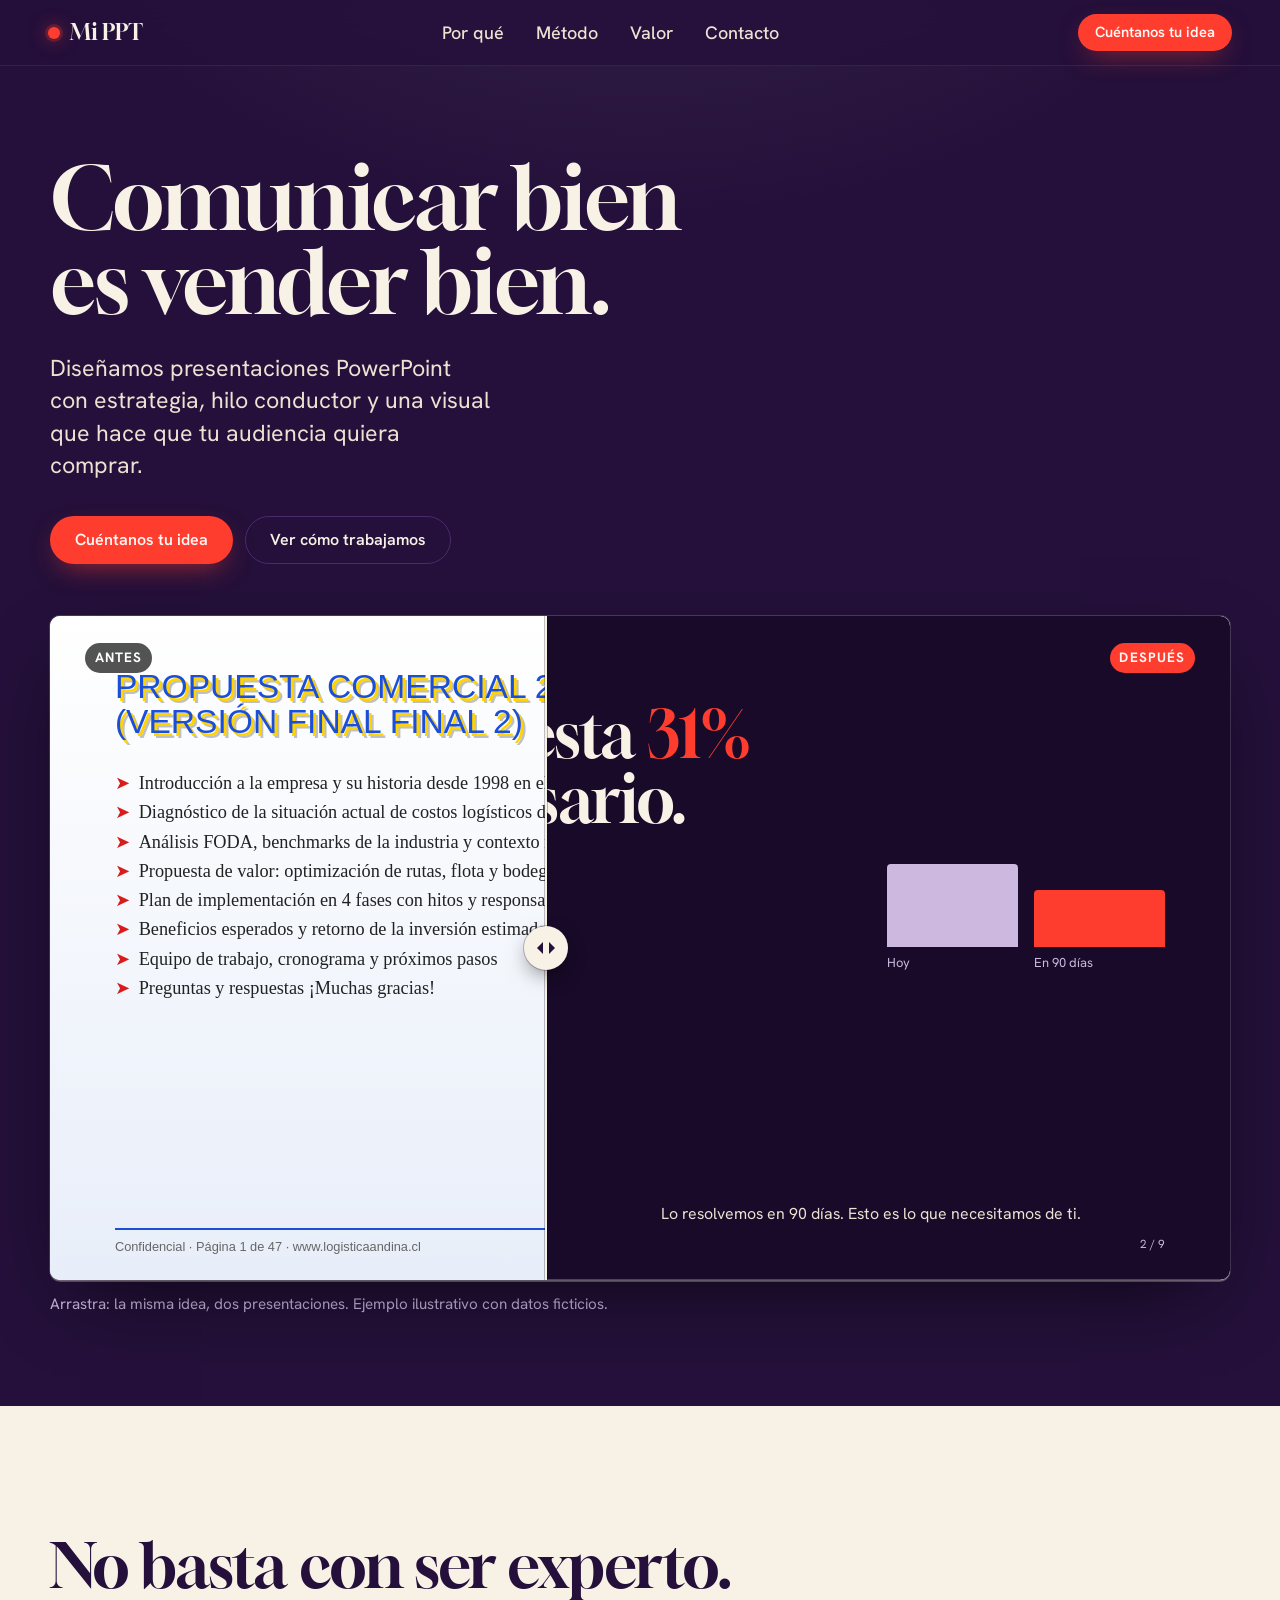
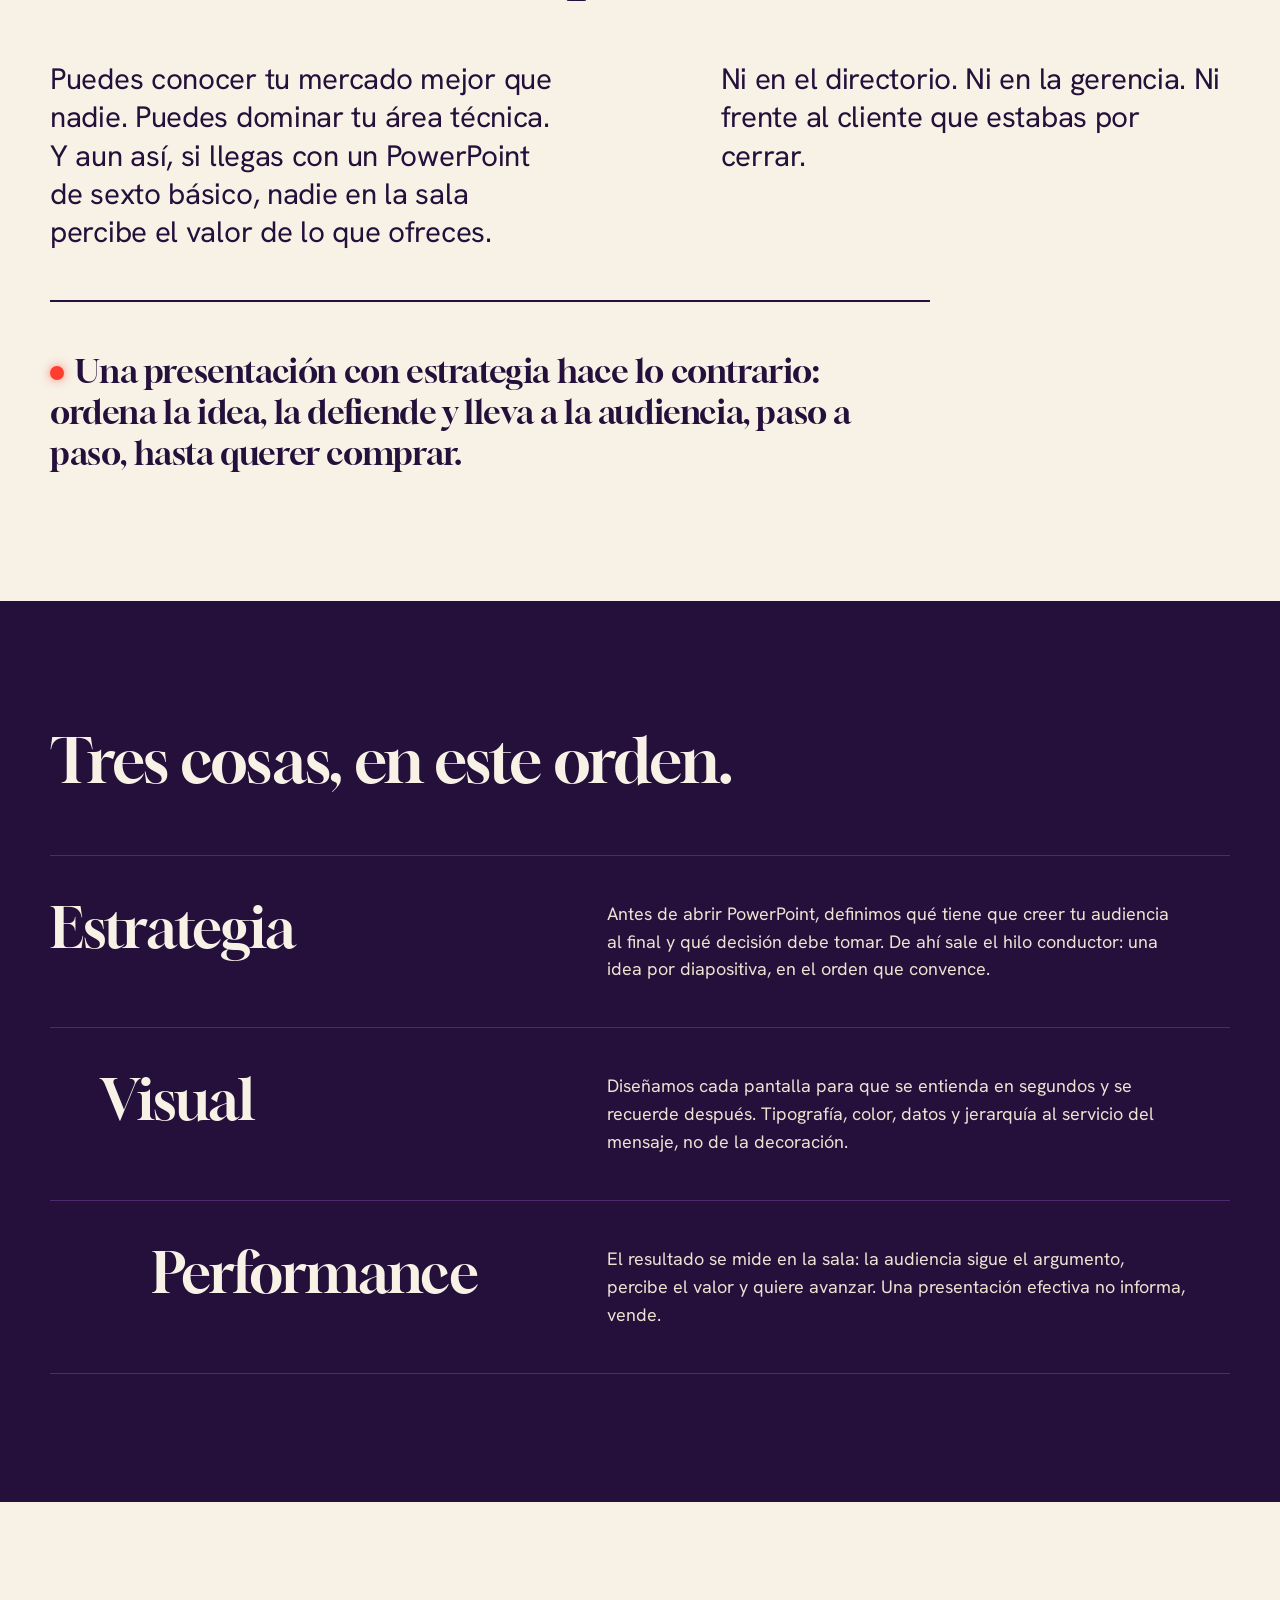
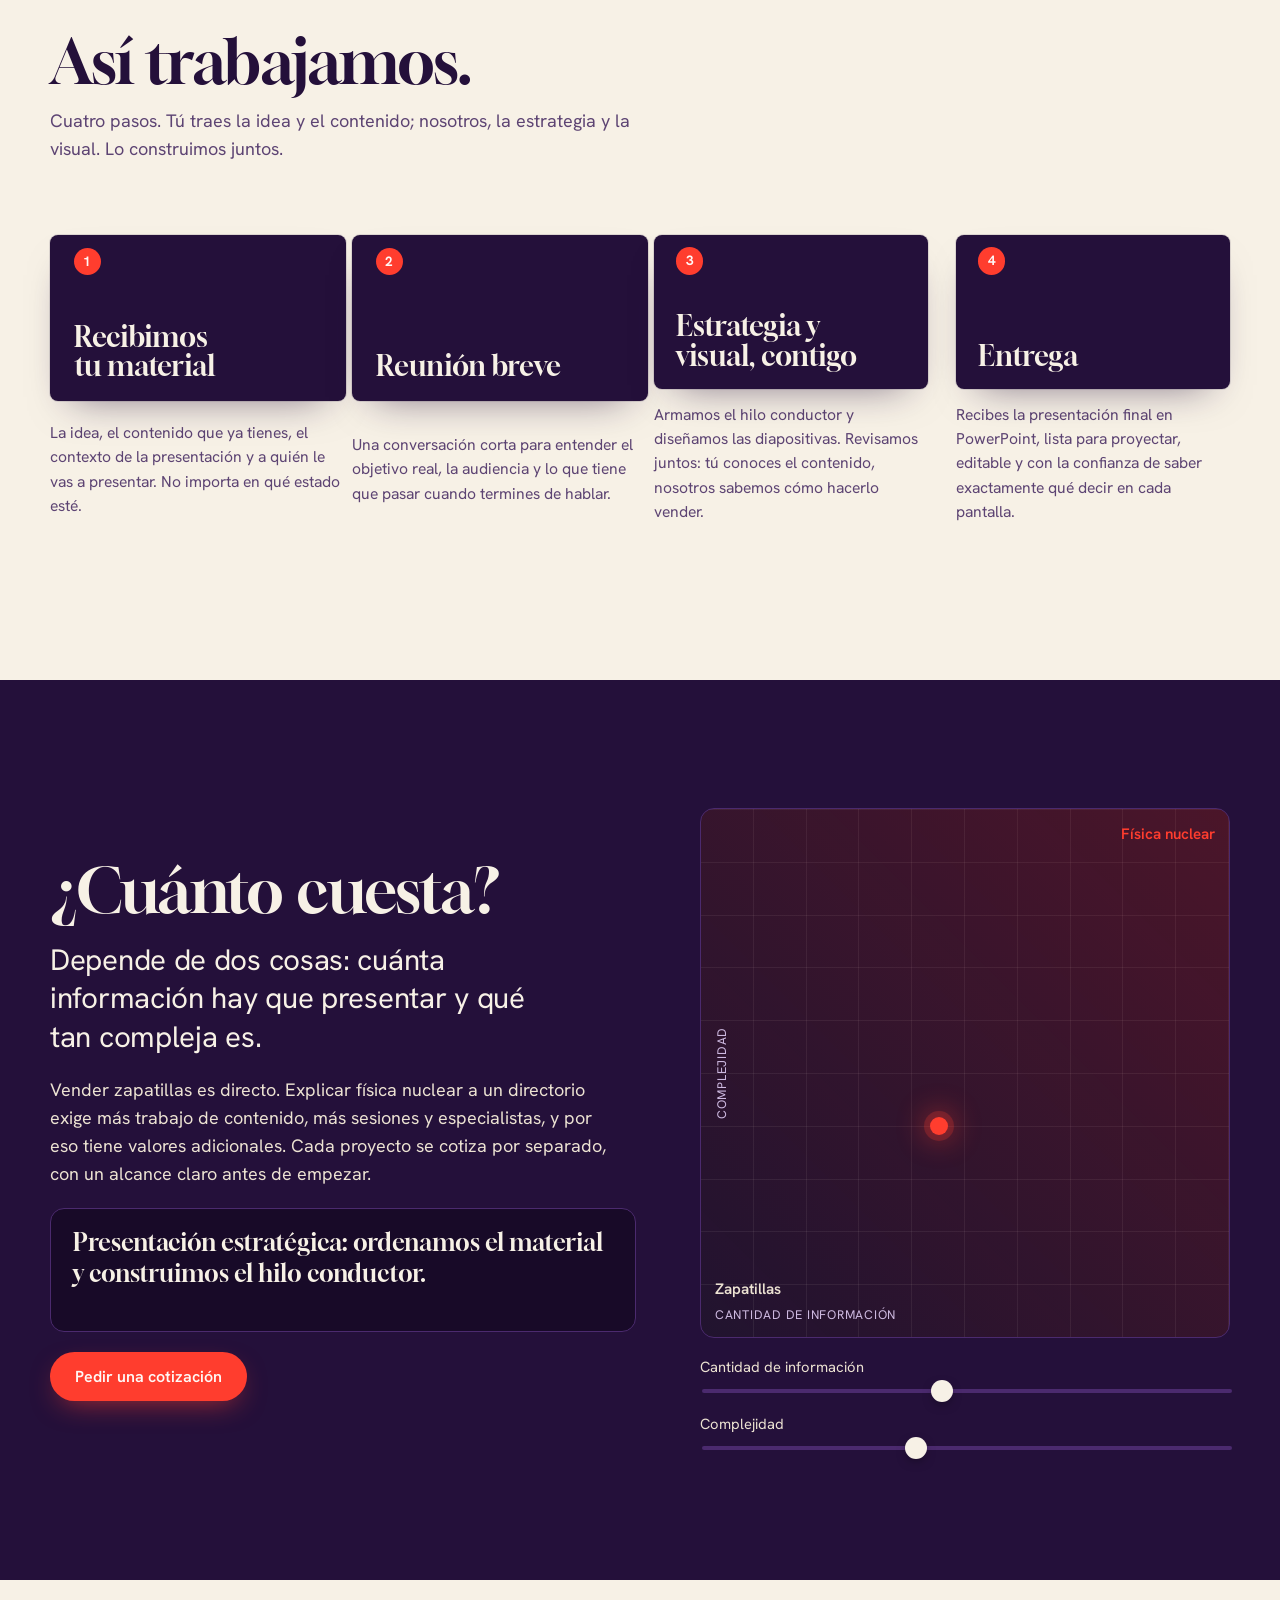
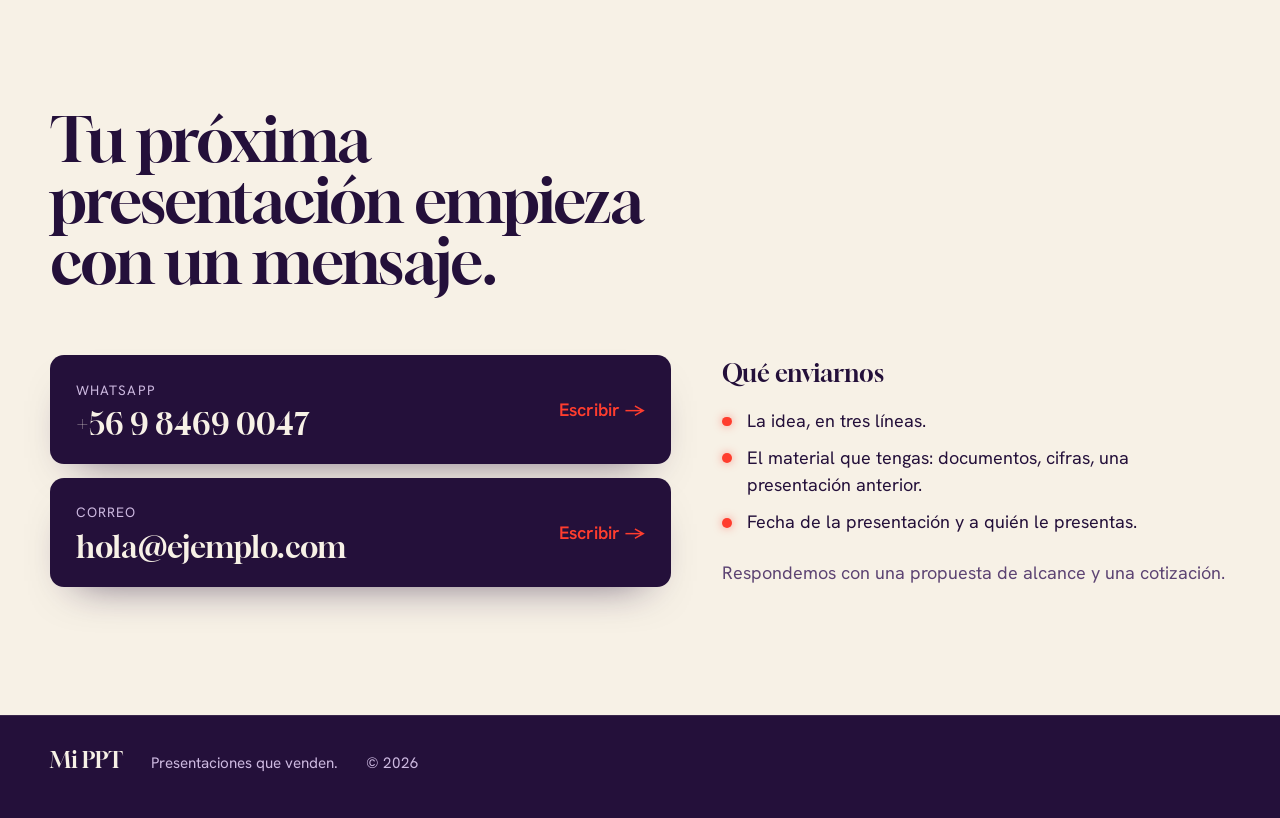
<file: index.html>
<!doctype html>
<html lang="es">
<head>
  <meta charset="utf-8">
  <meta name="viewport" content="width=device-width, initial-scale=1">
  <title>Mi PPT · Comunicar bien es vender bien</title>
  <meta name="description" content="Diseñamos presentaciones PowerPoint de alta performance para empresas y ejecutivos: estrategia, hilo conductor y una visual que hace que tu audiencia quiera comprar.">
  <meta name="theme-color" content="#24103a">
  <meta property="og:title" content="Mi PPT · Comunicar bien es vender bien">
  <meta property="og:description" content="Presentaciones con estrategia y visual impactante para ejecutivos y empresas que necesitan vender una idea.">
  <meta property="og:type" content="website">
  <link rel="icon" href="data:image/svg+xml,%3Csvg xmlns='http://www.w3.org/2000/svg' viewBox='0 0 32 32'%3E%3Crect width='32' height='32' rx='6' fill='%2324103a'/%3E%3Ccircle cx='16' cy='16' r='6' fill='%23ff3d2e'/%3E%3C/svg%3E">
  <link rel="preconnect" href="https://fonts.googleapis.com">
  <link rel="preconnect" href="https://fonts.gstatic.com" crossorigin>
  <link href="https://fonts.googleapis.com/css2?family=Gloock&family=Hanken+Grotesk:ital,wght@0,300..800;1,300..800&display=swap" rel="stylesheet">
  <link rel="stylesheet" href="styles.css">
</head>
<body>

<a class="skip" href="#metodo">Saltar al contenido</a>

<header class="nav" id="top">
  <a class="brand" href="#top" aria-label="Mi PPT, inicio">
    <span class="brand-dot" aria-hidden="true"></span>
    <span class="brand-name">Mi PPT</span>
  </a>
  <nav class="nav-links" aria-label="Secciones">
    <a href="#tesis">Por qué</a>
    <a href="#metodo">Método</a>
    <a href="#valor">Valor</a>
    <a href="#contacto">Contacto</a>
  </nav>
  <a class="btn btn-small btn-laser" data-wa href="#contacto">Cuéntanos tu idea</a>
</header>

<main>

  <!-- ============ HERO: la primera pantalla es una diapositiva ============ -->
  <section class="hero" aria-labelledby="hero-title">
    <div class="hero-copy">
      <h1 id="hero-title" class="display">Comunicar bien<br>es vender bien.</h1>
      <p class="lede">Diseñamos presentaciones PowerPoint con estrategia, hilo conductor y una visual que hace que tu audiencia quiera comprar.</p>
      <div class="cta-row">
        <a class="btn btn-laser" data-wa href="#contacto">Cuéntanos tu idea</a>
        <a class="btn btn-ghost" href="#metodo">Ver cómo trabajamos</a>
      </div>
    </div>

    <figure class="screen-wrap">
      <div class="screen" id="screen" style="--split: 42%">
        <!-- ANTES: la diapositiva de siempre -->
        <div class="slide slide-before" aria-hidden="true">
          <div class="bad-title">Propuesta Comercial 2026 – Logística Andina S.A. (versión final FINAL 2)</div>
          <ul class="bad-bullets">
            <li>Introducción a la empresa y su historia desde 1998 en el rubro de transporte</li>
            <li>Diagnóstico de la situación actual de costos logísticos de la compañía</li>
            <li>Análisis FODA, benchmarks de la industria y contexto macroeconómico</li>
            <li>Propuesta de valor: optimización de rutas, flota y bodegas</li>
            <li>Plan de implementación en 4 fases con hitos y responsables</li>
            <li>Beneficios esperados y retorno de la inversión estimado</li>
            <li>Equipo de trabajo, cronograma y próximos pasos</li>
            <li>Preguntas y respuestas ¡Muchas gracias!</li>
          </ul>
          <div class="bad-pie"></div>
          <div class="bad-footer">Confidencial · Página 1 de 47 · www.logisticaandina.cl</div>
        </div>

        <!-- DESPUÉS: la misma idea, con estrategia -->
        <div class="slide slide-after" aria-hidden="true">
          <p class="good-kicker">Logística Andina</p>
          <h2 class="good-title">Tu logística cuesta <em>31%</em> más de lo necesario.</h2>
          <div class="good-chart" role="img" aria-label="Dos barras: costo actual y costo propuesto, un tercio más bajo">
            <div class="bar bar-now"><span>Hoy</span></div>
            <div class="bar bar-next"><span>En 90 días</span></div>
          </div>
          <p class="good-foot">Lo resolvemos en 90 días. Esto es lo que necesitamos de ti.</p>
          <span class="good-page">2 / 9</span>
        </div>

        <div class="split-handle" aria-hidden="true"><span></span></div>
        <span class="tag tag-before" aria-hidden="true">Antes</span>
        <span class="tag tag-after" aria-hidden="true">Después</span>
        <span class="laser" id="laser" aria-hidden="true"></span>

        <input class="split-range" id="split" type="range" min="4" max="96" value="42" step="0.5"
               aria-label="Comparar la diapositiva de antes con la de después">
      </div>
      <figcaption>Arrastra: la misma idea, dos presentaciones. <span class="muted">Ejemplo ilustrativo con datos ficticios.</span></figcaption>
    </figure>
  </section>

  <!-- ============ TESIS ============ -->
  <section class="tesis light" id="tesis" aria-labelledby="tesis-title">
    <div class="wrap">
      <h2 id="tesis-title" class="display focus">No basta con ser experto.</h2>
      <div class="tesis-grid">
        <p class="big">Puedes conocer tu mercado mejor que nadie. Puedes dominar tu área técnica. Y aun así, si llegas con un PowerPoint de sexto básico, nadie en la sala percibe el valor de lo que ofreces.</p>
        <p class="big">Ni en el directorio. Ni en la gerencia. Ni frente al cliente que estabas por cerrar.</p>
        <p class="turn">Una presentación con estrategia hace lo contrario: ordena la idea, la defiende y lleva a la audiencia, paso a paso, hasta querer comprar.</p>
      </div>
    </div>
  </section>

  <!-- ============ QUÉ HACEMOS ============ -->
  <section class="hacemos" aria-labelledby="hacemos-title">
    <div class="wrap">
      <h2 id="hacemos-title" class="display focus">Tres cosas, en este orden.</h2>
      <ol class="movimientos">
        <li>
          <h3>Estrategia</h3>
          <p>Antes de abrir PowerPoint, definimos qué tiene que creer tu audiencia al final y qué decisión debe tomar. De ahí sale el hilo conductor: una idea por diapositiva, en el orden que convence.</p>
        </li>
        <li>
          <h3>Visual</h3>
          <p>Diseñamos cada pantalla para que se entienda en segundos y se recuerde después. Tipografía, color, datos y jerarquía al servicio del mensaje, no de la decoración.</p>
        </li>
        <li>
          <h3>Performance</h3>
          <p>El resultado se mide en la sala: la audiencia sigue el argumento, percibe el valor y quiere avanzar. Una presentación efectiva no informa, vende.</p>
        </li>
      </ol>
    </div>
  </section>

  <!-- ============ MÉTODO: vista de clasificador de diapositivas ============ -->
  <section class="metodo light" id="metodo" aria-labelledby="metodo-title">
    <div class="wrap">
      <h2 id="metodo-title" class="display focus">Así trabajamos.</h2>
      <p class="sub">Cuatro pasos. Tú traes la idea y el contenido; nosotros, la estrategia y la visual. Lo construimos juntos.</p>
    </div>
    <ol class="sorter" aria-label="Pasos del método">
      <li class="mini">
        <div class="mini-slide">
          <span class="mini-num">1</span>
          <h3>Recibimos tu material</h3>
        </div>
        <p>La idea, el contenido que ya tienes, el contexto de la presentación y a quién le vas a presentar. No importa en qué estado esté.</p>
      </li>
      <li class="mini">
        <div class="mini-slide">
          <span class="mini-num">2</span>
          <h3>Reunión breve</h3>
        </div>
        <p>Una conversación corta para entender el objetivo real, la audiencia y lo que tiene que pasar cuando termines de hablar.</p>
      </li>
      <li class="mini">
        <div class="mini-slide">
          <span class="mini-num">3</span>
          <h3>Estrategia y visual, contigo</h3>
        </div>
        <p>Armamos el hilo conductor y diseñamos las diapositivas. Revisamos juntos: tú conoces el contenido, nosotros sabemos cómo hacerlo vender.</p>
      </li>
      <li class="mini">
        <div class="mini-slide">
          <span class="mini-num">4</span>
          <h3>Entrega</h3>
        </div>
        <p>Recibes la presentación final en PowerPoint, lista para proyectar, editable y con la confianza de saber exactamente qué decir en cada pantalla.</p>
      </li>
    </ol>
  </section>

  <!-- ============ VALOR ============ -->
  <section class="valor" id="valor" aria-labelledby="valor-title">
    <div class="wrap valor-grid">
      <div class="valor-copy">
        <h2 id="valor-title" class="display focus">¿Cuánto cuesta?</h2>
        <p class="big">Depende de dos cosas: cuánta información hay que presentar y qué tan compleja es.</p>
        <p>Vender zapatillas es directo. Explicar física nuclear a un directorio exige más trabajo de contenido, más sesiones y especialistas, y por eso tiene valores adicionales. Cada proyecto se cotiza por separado, con un alcance claro antes de empezar.</p>
        <p class="tier" id="tier" aria-live="polite">Presentación estratégica: ordenamos el material y construimos el hilo conductor.</p>
        <a class="btn btn-laser" data-wa href="#contacto">Pedir una cotización</a>
      </div>

      <div class="matrix" aria-label="Mueve los controles para ver cómo cambia el alcance del proyecto">
        <div class="field" id="field" style="--x: 45%; --y: 40%">
          <span class="corner corner-bl">Zapatillas</span>
          <span class="corner corner-tr">Física nuclear</span>
          <span class="axis axis-x">Cantidad de información</span>
          <span class="axis axis-y">Complejidad</span>
          <span class="dot" aria-hidden="true"></span>
        </div>
        <label class="ctrl">
          <span>Cantidad de información</span>
          <input type="range" id="qty" min="0" max="100" value="45">
        </label>
        <label class="ctrl">
          <span>Complejidad</span>
          <input type="range" id="cpx" min="0" max="100" value="40">
        </label>
      </div>
    </div>
  </section>

  <!-- ============ CONTACTO ============ -->
  <section class="contacto light" id="contacto" aria-labelledby="contacto-title">
    <div class="wrap">
      <h2 id="contacto-title" class="display focus">Tu próxima presentación empieza con un mensaje.</h2>
      <div class="contacto-grid">
        <div class="canales">
          <a class="canal" data-wa href="#contacto">
            <span class="canal-k">WhatsApp</span>
            <span class="canal-v" data-wa-label>+56 9 8469 0047</span>
            <span class="canal-go" aria-hidden="true">Escribir →</span>
          </a>
          <a class="canal" data-mail href="#contacto">
            <span class="canal-k">Correo</span>
            <span class="canal-v" data-mail-label>hola@ejemplo.com</span>
            <span class="canal-go" aria-hidden="true">Escribir →</span>
          </a>
        </div>
        <div class="que-enviar">
          <h3>Qué enviarnos</h3>
          <ul>
            <li>La idea, en tres líneas.</li>
            <li>El material que tengas: documentos, cifras, una presentación anterior.</li>
            <li>Fecha de la presentación y a quién le presentas.</li>
          </ul>
          <p class="muted">Respondemos con una propuesta de alcance y una cotización.</p>
        </div>
      </div>
    </div>
  </section>

</main>

<footer class="foot">
  <div class="wrap foot-row">
    <span class="brand-name">Mi PPT</span>
    <span>Presentaciones que venden.</span>
    <span>© <span id="year">2026</span></span>
  </div>
</footer>

<script src="script.js" defer></script>
</body>
</html>
</file>
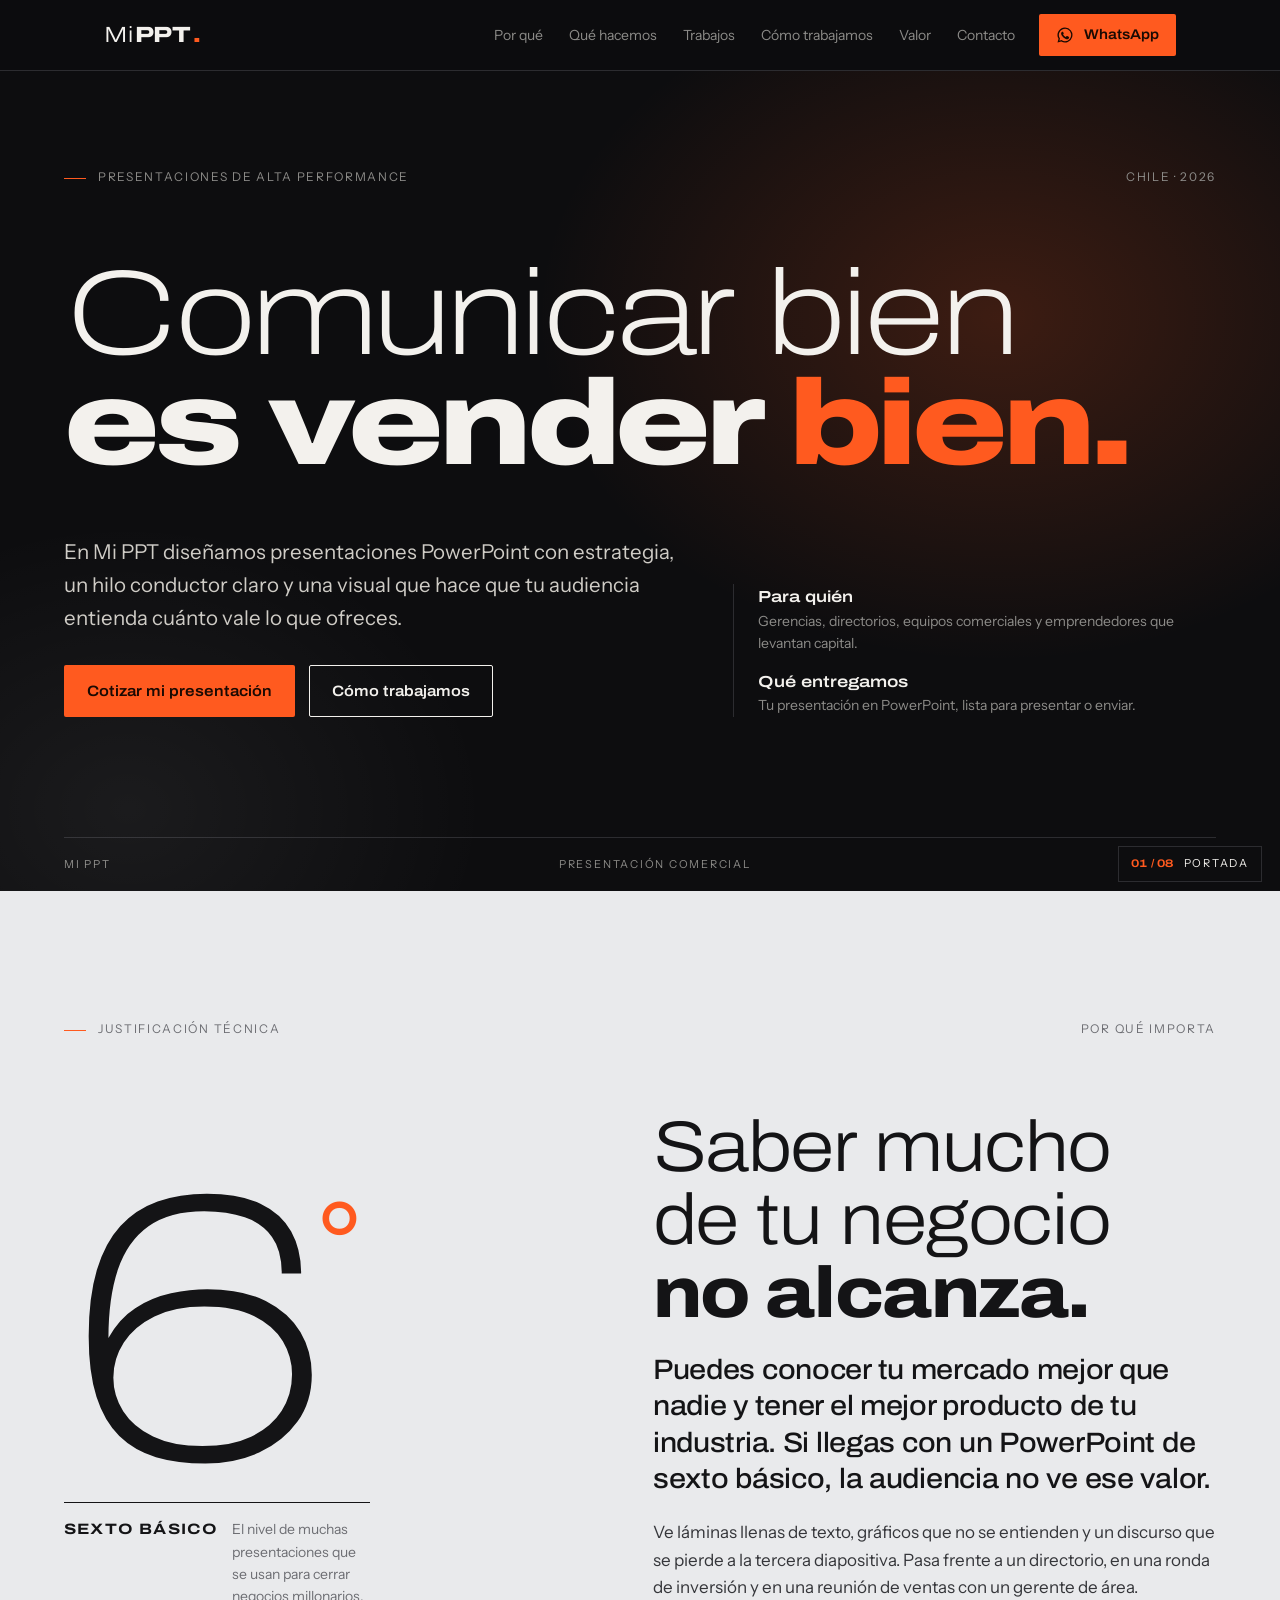
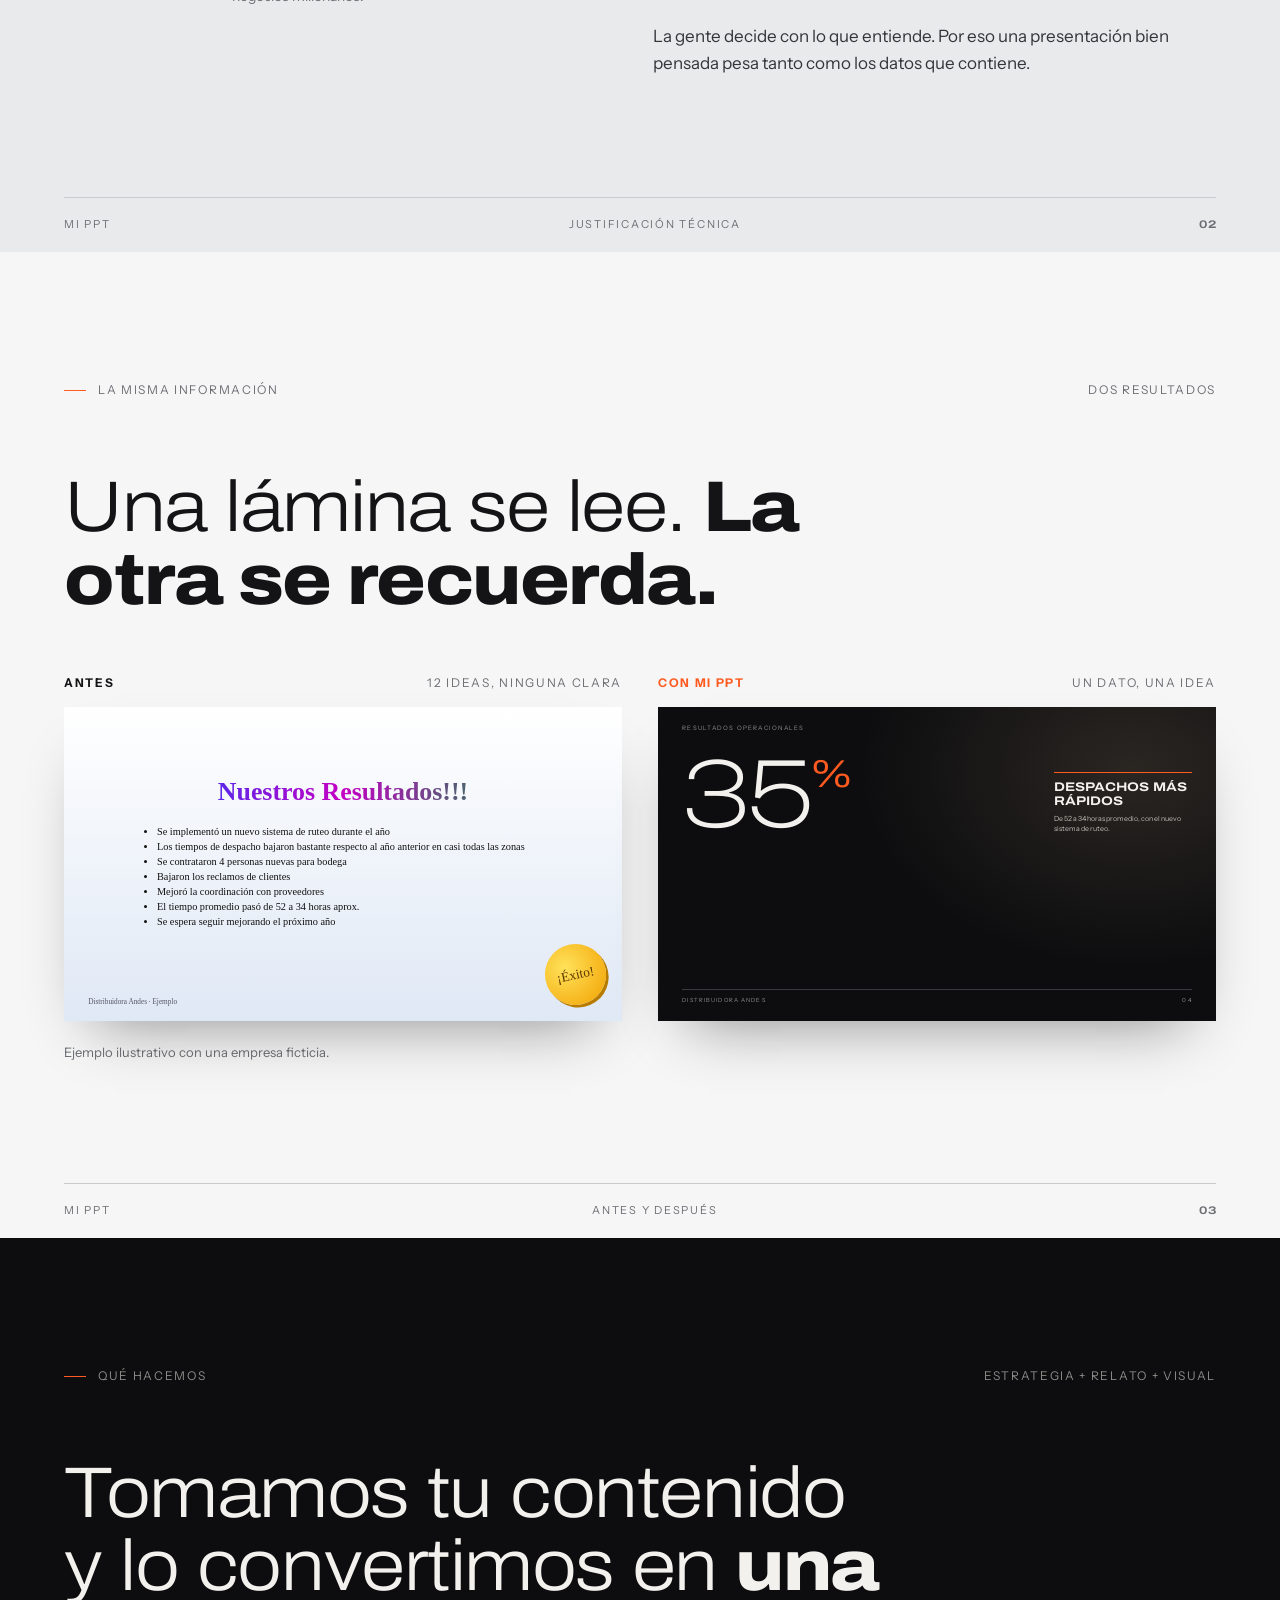
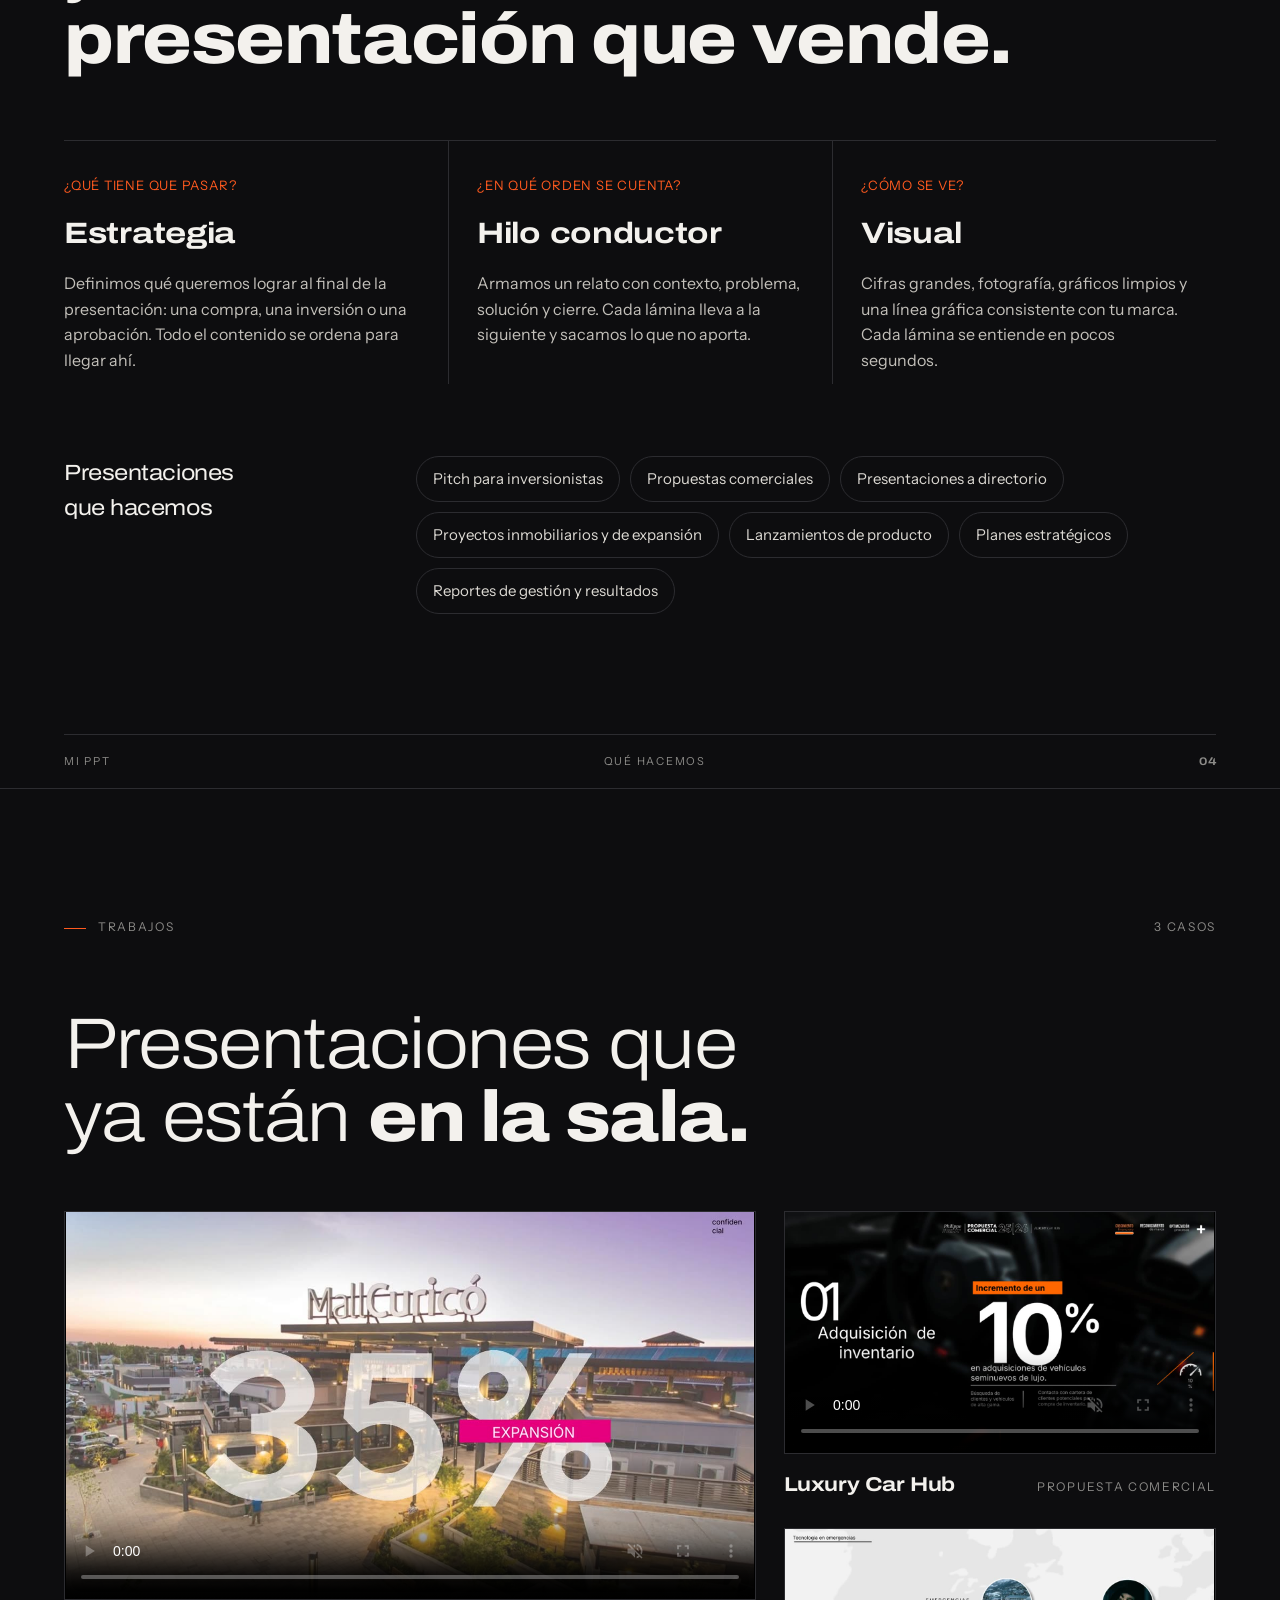
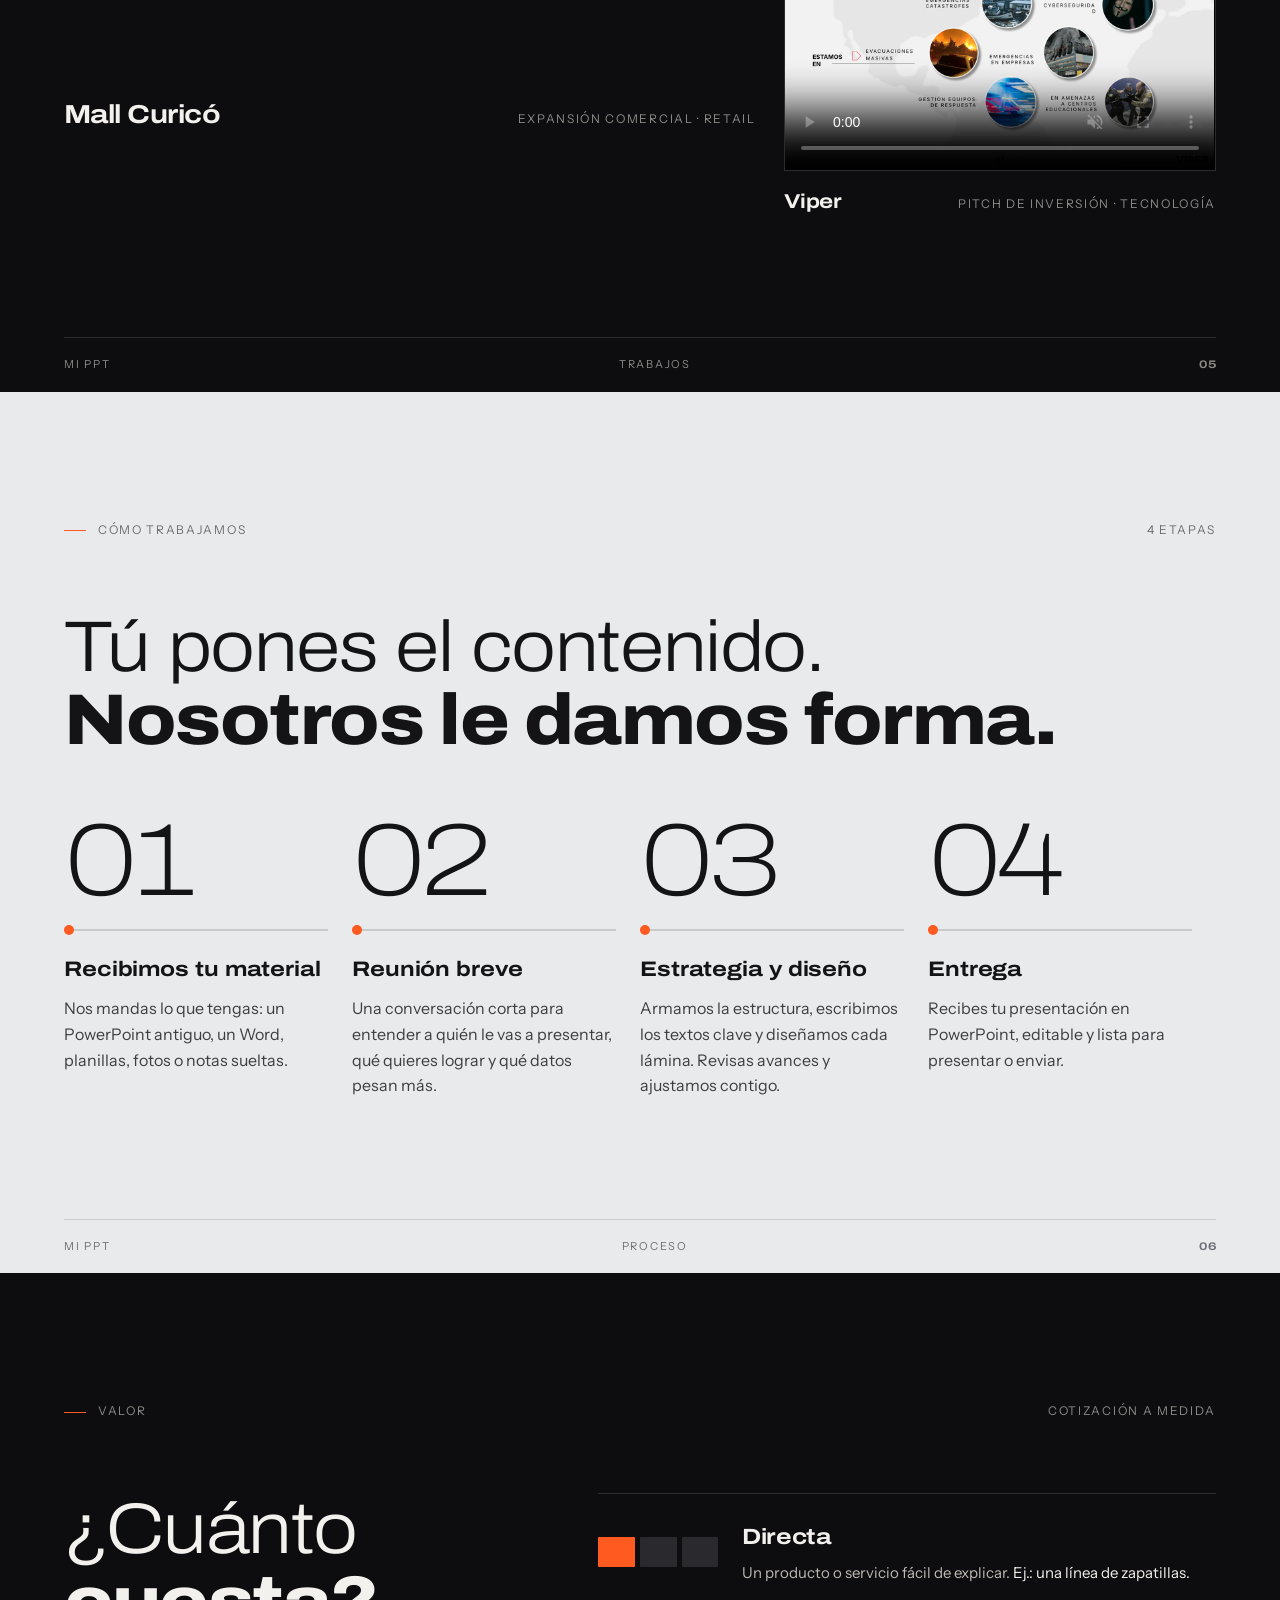
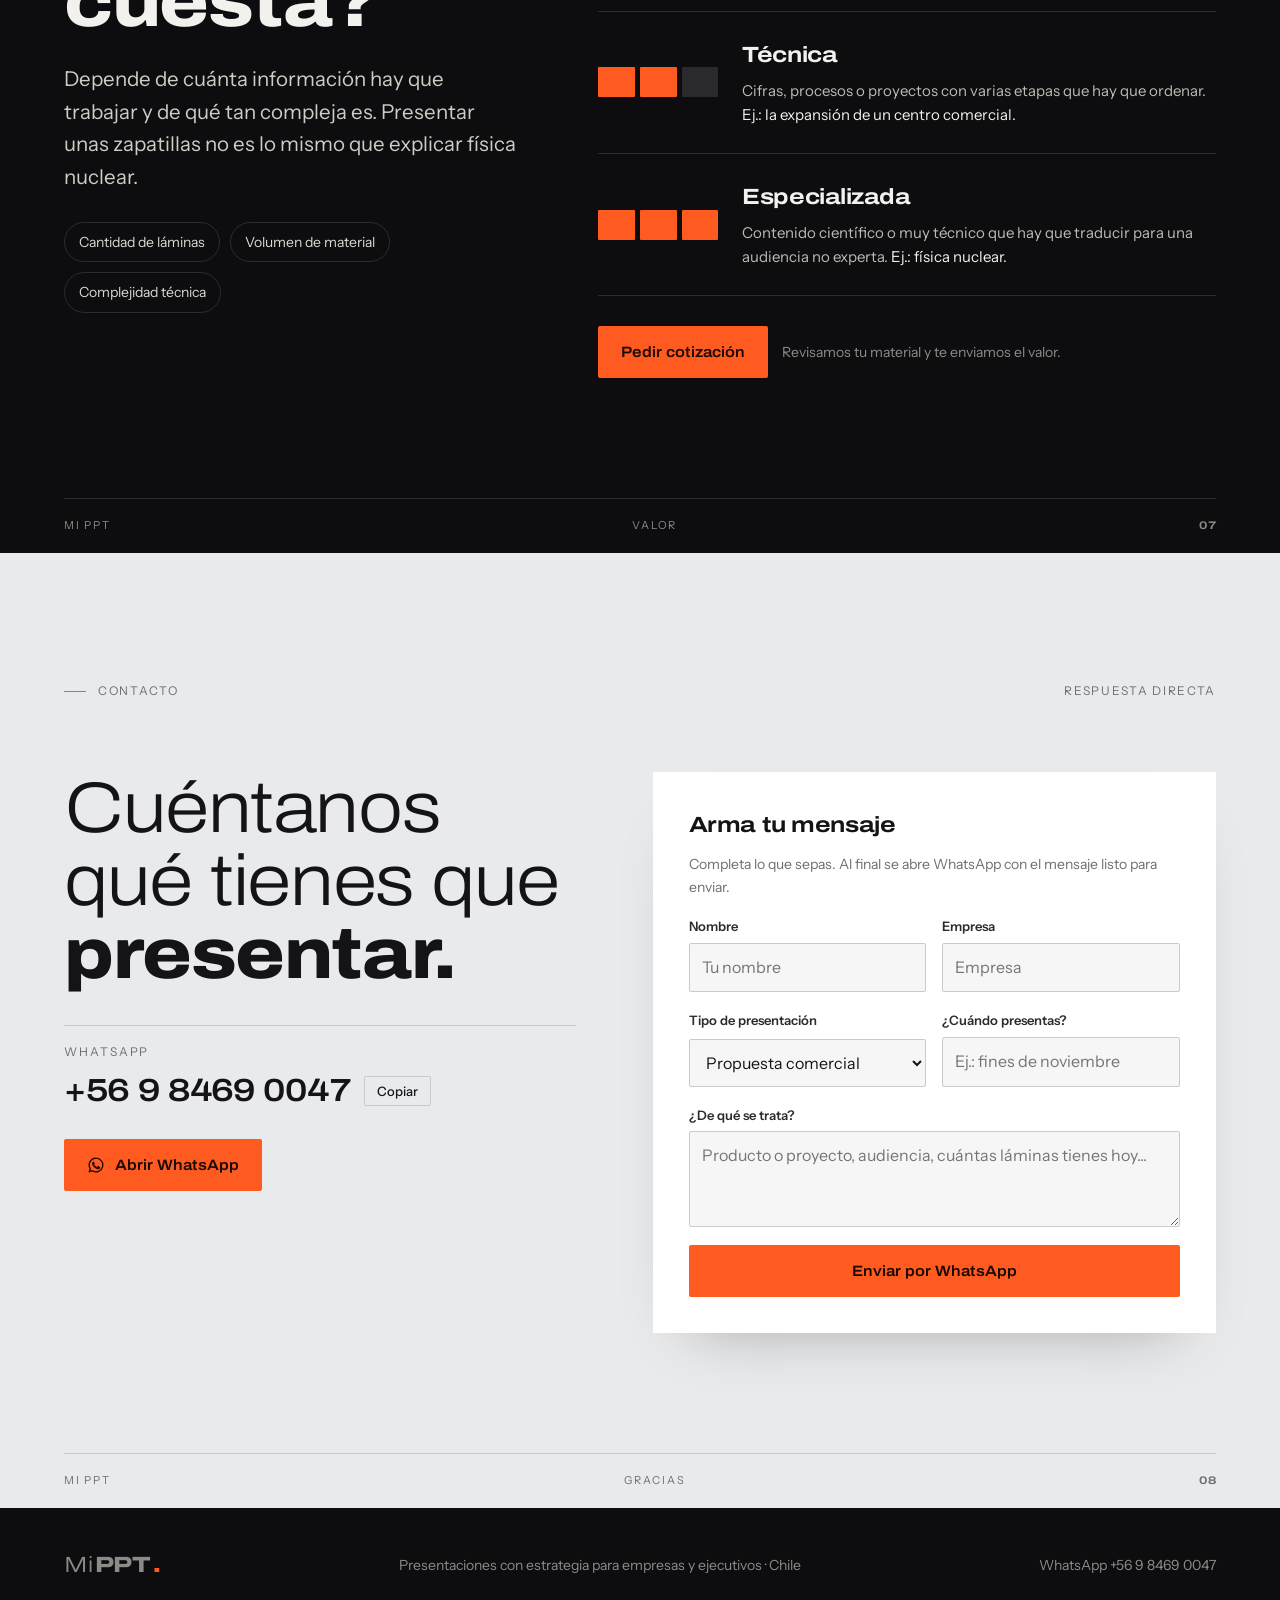
<file: public/index.html>
<!doctype html><html lang="es"><head><meta charset="utf-8"><meta name="viewport" content="width=device-width,initial-scale=1,viewport-fit=cover">
<title>Mi PPT</title>
<meta name="description" content="Mi PPT: presentaciones PowerPoint con estrategia, hilo conductor y una visual de alto nivel para empresas y ejecutivos.">
<link rel="preconnect" href="https://fonts.googleapis.com">
<link rel="preconnect" href="https://fonts.gstatic.com" crossorigin>
<link rel="stylesheet" href="https://fonts.googleapis.com/css2?family=Archivo:wdth,wght@62..125,100..900&family=Instrument+Sans:wght@400;500;600&display=swap">
<style>
/* Layout: el sitio se arma como una presentación. Cada sección es una "lámina" con etiqueta, número y regla al pie. Alterna láminas oscuras (cine) y claras (niebla). */
:root{
  --ink:#0d0d0f;        /* lámina oscura */
  --ink-2:#17171a;
  --mist:#e9eaec;       /* lámina clara */
  --paper:#f6f6f7;
  --snow:#f3f1ed;       /* texto sobre oscuro */
  --graphite:#141416;   /* texto sobre claro */
  --dim-dark:#8c8b88;   /* texto secundario sobre oscuro */
  --dim-light:#6d6e73;  /* texto secundario sobre claro */
  --line-dark:#2c2c30;
  --line-light:#c9cacd;
  --accent:#ff5a1f;     /* naranja proyector */
  --accent-ink:#1a0a03;
  --display:"Archivo","Arial Narrow",Arial,sans-serif;
  --body:"Instrument Sans","Helvetica Neue",Arial,sans-serif;
  --gutter:clamp(16px,5vw,64px);
  --max:1200px;
}
*{box-sizing:border-box}
html{scroll-behavior:smooth}
@media (prefers-reduced-motion:reduce){html{scroll-behavior:auto}*{animation:none!important;transition:none!important}}
body{margin:0;background:var(--ink);color:var(--snow);font-family:var(--body);font-size:17px;line-height:1.6;-webkit-font-smoothing:antialiased}
a{color:inherit}
:focus-visible{outline:2px solid var(--accent);outline-offset:3px}

/* ---------- Navegación ---------- */
.nav{position:sticky;top:env(safe-area-inset-top,0px);z-index:20;background:color-mix(in srgb,var(--ink) 88%,transparent);backdrop-filter:blur(10px);-webkit-backdrop-filter:blur(10px);border-bottom:1px solid var(--line-dark)}
.nav-in{max-width:var(--max);margin:0 auto;padding-block:14px;padding-inline:var(--gutter);display:flex;align-items:center;gap:24px}
.logo{display:flex;align-items:baseline;gap:2px;text-decoration:none;font-family:var(--display);font-variation-settings:"wdth" 125;font-weight:300;font-size:22px;letter-spacing:-.01em}
.logo b{font-weight:800}
.logo i{font-style:normal;color:var(--accent);font-weight:800}
.nav-links{display:flex;gap:26px;margin-left:auto;font-size:14px}
.nav-links a{text-decoration:none;color:var(--dim-dark)}
.nav-links a:hover{color:var(--snow)}
.btn{display:inline-flex;align-items:center;gap:10px;font-family:var(--display);font-variation-settings:"wdth" 110;font-weight:600;font-size:15px;text-decoration:none;padding:13px 22px;border-radius:2px;border:1px solid transparent;cursor:pointer;transition:transform .2s,background .2s,color .2s}
.btn-accent{background:var(--accent);color:var(--accent-ink)}
.btn-accent:hover{transform:translateY(-2px)}
.btn-ghost{border-color:currentColor;background:transparent}
.btn-ghost:hover{background:var(--snow);color:var(--ink)}
.nav .btn{padding:9px 16px;font-size:14px}
.wa-ico{width:18px;height:18px;flex:none}
@media (max-width:820px){.nav-links{display:none}.nav .btn{margin-left:auto}}

/* ---------- Lámina ---------- */
.slide{position:relative;padding-inline:var(--gutter);padding-block:clamp(72px,10vw,128px) 0}
.slide.dark{background:var(--ink);color:var(--snow)}
.slide.light{background:var(--mist);color:var(--graphite)}
.slide.paper{background:var(--paper);color:var(--graphite)}
.frame{max-width:var(--max);margin:0 auto}
.tag{display:flex;justify-content:space-between;gap:16px;font-size:12px;letter-spacing:.14em;text-transform:uppercase;margin-bottom:clamp(40px,6vw,72px)}
.dark .tag{color:var(--dim-dark)} .light .tag,.paper .tag{color:var(--dim-light)}
.tag span:first-child::before{content:"";display:inline-block;width:22px;height:1px;background:var(--accent);vertical-align:middle;margin-right:12px}
.foot{max-width:var(--max);margin:clamp(72px,10vw,120px) auto 0;padding-block:18px;display:flex;justify-content:space-between;align-items:center;gap:12px;font-size:11px;letter-spacing:.16em;text-transform:uppercase;border-top:1px solid}
.dark .foot{border-color:var(--line-dark);color:var(--dim-dark)}
.light .foot,.paper .foot{border-color:var(--line-light);color:var(--dim-light)}
.foot .pg{font-family:var(--display);font-variation-settings:"wdth" 125;font-weight:700;letter-spacing:.04em;font-variant-numeric:tabular-nums}

h1,h2,h3{font-family:var(--display);margin:0;text-wrap:balance;letter-spacing:-.02em}
h2{font-variation-settings:"wdth" 112;font-weight:300;font-size:clamp(36px,5.6vw,72px);line-height:1.02}
h2 b{font-weight:800}
.lead{font-size:clamp(18px,1.6vw,21px);max-width:58ch}
.dark .lead{color:#cfccc6}
.light .lead,.paper .lead{color:#3a3b3f}
.em{color:var(--accent)}

/* ---------- Portada ---------- */
.hero{padding-block:clamp(56px,8vw,96px) 0;overflow:hidden}
.hero::before{content:"";position:absolute;inset:0;background:
  radial-gradient(60% 70% at 78% 30%,rgba(255,90,31,.20),transparent 60%),
  radial-gradient(40% 50% at 10% 90%,rgba(255,255,255,.06),transparent 70%);pointer-events:none}
.hero .frame{position:relative}
.hero h1{font-variation-settings:"wdth" 125;font-weight:200;font-size:clamp(48px,9.4vw,138px);line-height:.92;letter-spacing:-.045em;margin-bottom:36px}
.hero h1 b{font-weight:850;display:block}
.hero h1 .em{font-weight:850}
.hero-row{display:grid;grid-template-columns:minmax(0,1.3fr) minmax(0,1fr);gap:40px;align-items:end}
.hero-cta{display:flex;flex-wrap:wrap;gap:14px;margin-top:30px}
.hero-meta{display:grid;gap:14px;border-left:1px solid var(--line-dark);padding-left:24px;font-size:14px;color:var(--dim-dark)}
.hero-meta strong{display:block;color:var(--snow);font-family:var(--display);font-variation-settings:"wdth" 120;font-weight:600;font-size:16px;letter-spacing:0}
@media (max-width:820px){.hero-row{grid-template-columns:1fr}}

/* ---------- Justificación ---------- */
.why{display:grid;grid-template-columns:minmax(0,1fr) minmax(0,1.1fr);gap:clamp(32px,6vw,90px);align-items:center}
.six{font-family:var(--display);font-variation-settings:"wdth" 125;font-weight:100;font-size:clamp(170px,30vw,380px);line-height:.8;letter-spacing:-.06em;color:var(--graphite);position:relative}
.six sup{font-size:.36em;font-weight:300;vertical-align:top;position:relative;top:.12em;color:var(--accent)}
.six-cap{display:flex;gap:14px;align-items:baseline;border-top:1px solid var(--graphite);padding-top:14px;margin-top:18px;font-size:14px;color:var(--dim-light);max-width:34ch}
.six-cap b{font-family:var(--display);font-variation-settings:"wdth" 120;color:var(--graphite);font-size:15px;text-transform:uppercase;letter-spacing:.08em;white-space:nowrap}
.why-text{display:grid;gap:22px}
.why-text p{margin:0;max-width:56ch;color:#35363a}
.why-text .big{font-family:var(--display);font-variation-settings:"wdth" 108;font-weight:500;font-size:clamp(22px,2.2vw,28px);line-height:1.3;color:var(--graphite);letter-spacing:-.01em}
@media (max-width:860px){.why{grid-template-columns:1fr}}

/* ---------- Antes / después ---------- */
.ba{display:grid;grid-template-columns:repeat(2,minmax(0,1fr));gap:clamp(20px,3vw,36px);margin-top:56px}
.ba figure{margin:0;display:grid;gap:14px;min-width:0}
.ba figcaption{display:flex;justify-content:space-between;gap:12px;font-size:12px;letter-spacing:.14em;text-transform:uppercase;color:var(--dim-light)}
.ba figcaption b{color:var(--graphite)}
.ba figcaption .em{color:var(--accent)}
.ppt{aspect-ratio:16/9;max-width:100%;width:100%;container-type:inline-size;overflow:hidden;position:relative;box-shadow:0 30px 60px -30px rgba(0,0,0,.45)}
/* lámina "sexto básico" */
.bad{background:linear-gradient(180deg,#fff,#dfe8f5);font-family:"Times New Roman",Times,serif;color:#111;padding:5cqw 6cqw}
.bad h4{margin:0 0 3cqw;font-size:6.4cqw;font-family:"Comic Sans MS","Comic Sans",cursive;background:linear-gradient(90deg,#1f3fff,#c400c4,#00a33a);-webkit-background-clip:text;background-clip:text;color:transparent;text-shadow:none;text-align:center}
.bad ul{margin:0;padding-left:4cqw;font-size:2.55cqw;line-height:1.3}
.bad li{margin-bottom:.4cqw}
.bad .clip{position:absolute;right:4cqw;bottom:4cqw;width:15cqw;height:15cqw;border-radius:50%;background:radial-gradient(circle at 35% 35%,#ffe25a,#f2a000);display:grid;place-items:center;font-family:"Comic Sans MS",cursive;font-size:3.3cqw;color:#5a3400;transform:rotate(-12deg);box-shadow:2px 3px 0 #b77b00}
.bad .wm{position:absolute;left:6cqw;bottom:3cqw;font-size:1.8cqw;color:#556}
/* lámina Mi PPT */
.good{background:radial-gradient(70% 90% at 85% 20%,#2a2622,#0d0d0f 70%);color:var(--snow);font-family:var(--display);padding:5cqw 6cqw}
.good .t{position:absolute;left:6cqw;top:4.2cqw;font-size:1.5cqw;letter-spacing:.2em;text-transform:uppercase;color:var(--dim-dark);font-family:var(--body)}
.good .n{position:absolute;left:6cqw;top:12cqw;font-variation-settings:"wdth" 125;font-weight:150;font-size:24cqw;line-height:.8;letter-spacing:-.05em}
.good .n sup{font-size:.4em;color:var(--accent);font-weight:400;vertical-align:top;position:relative;top:.1em}
.good .k{position:absolute;right:6cqw;top:16cqw;width:34cqw;border-top:.25cqw solid var(--accent);padding-top:2cqw}
.good .k b{display:block;font-variation-settings:"wdth" 118;font-weight:700;font-size:3.1cqw;line-height:1.1;text-transform:uppercase}
.good .k span{display:block;font-family:var(--body);font-size:1.75cqw;color:#bdb9b2;margin-top:1.4cqw;line-height:1.45}
.good .r{position:absolute;left:6cqw;right:6cqw;bottom:4cqw;border-top:.12cqw solid #3a3a3e;padding-top:1.4cqw;display:flex;justify-content:space-between;font-size:1.4cqw;letter-spacing:.2em;color:var(--dim-dark);font-family:var(--body);text-transform:uppercase}
.ba-note{margin-top:22px;font-size:13px;color:var(--dim-light)}
@media (max-width:760px){.ba{grid-template-columns:1fr}}

/* ---------- Qué hacemos ---------- */
.pillars{display:grid;grid-template-columns:repeat(3,minmax(0,1fr));margin-top:64px;border-top:1px solid var(--line-dark)}
.pillar{padding:34px 28px 10px 0;display:grid;gap:14px;align-content:start;min-width:0}
.pillar + .pillar{padding-left:28px;border-left:1px solid var(--line-dark)}
.pillar h3{font-variation-settings:"wdth" 120;font-weight:700;font-size:clamp(24px,2.3vw,30px);letter-spacing:-.01em}
.pillar p{margin:0;color:#c3c0ba;font-size:16px}
.pillar .ask{font-size:13px;letter-spacing:.06em;color:var(--accent);text-transform:uppercase}
@media (max-width:860px){.pillars{grid-template-columns:1fr}.pillar,.pillar + .pillar{padding:28px 0;border-left:0;border-bottom:1px solid var(--line-dark)}}

.uses{margin-top:72px;display:grid;grid-template-columns:minmax(0,.8fr) minmax(0,2fr);gap:32px;align-items:start}
.uses h3{font-variation-settings:"wdth" 115;font-weight:400;font-size:22px;color:var(--snow)}
.uses ul{list-style:none;margin:0;padding:0;display:flex;flex-wrap:wrap;gap:10px}
.uses li{border:1px solid var(--line-dark);padding:10px 16px;border-radius:999px;font-size:15px;color:#dcd9d3}
@media (max-width:760px){.uses{grid-template-columns:1fr}}

/* ---------- Trabajos ---------- */
.works{display:grid;grid-template-columns:minmax(0,1.6fr) minmax(0,1fr);gap:clamp(18px,2.4vw,28px);margin-top:56px}
.works .side{display:grid;gap:clamp(18px,2.4vw,28px);align-content:start}
.work{margin:0;display:grid;gap:14px;min-width:0}
.work video{display:block;width:100%;max-width:100%;aspect-ratio:16/9;background:#000;border:1px solid var(--line-dark)}
.work figcaption{display:flex;justify-content:space-between;align-items:baseline;gap:12px;flex-wrap:wrap}
.work h3{font-variation-settings:"wdth" 118;font-weight:700;font-size:20px}
.work.big h3{font-size:26px}
.work span{font-size:12px;letter-spacing:.14em;text-transform:uppercase;color:var(--dim-dark)}
.works-note{margin-top:22px;font-size:13px;color:var(--dim-dark)}
@media (max-width:860px){.works{grid-template-columns:1fr}}

/* ---------- Proceso ---------- */
.steps{list-style:none;margin:64px 0 0;padding:0;display:grid;grid-template-columns:repeat(4,minmax(0,1fr));gap:0}
.step{position:relative;padding:0 24px 0 0;min-width:0}
.step-n{font-family:var(--display);font-variation-settings:"wdth" 125;font-weight:150;font-size:clamp(68px,8vw,112px);line-height:.8;letter-spacing:-.05em;color:var(--graphite)}
.step-bar{height:2px;background:var(--line-light);margin:26px 0 22px;position:relative}
.step-bar::before{content:"";position:absolute;left:0;top:-4px;width:10px;height:10px;border-radius:50%;background:var(--accent)}
.step h3{font-variation-settings:"wdth" 118;font-weight:700;font-size:21px;letter-spacing:-.005em;margin-bottom:10px}
.step p{margin:0;color:#3d3e42;font-size:16px}
@media (max-width:900px){.steps{grid-template-columns:repeat(2,minmax(0,1fr));row-gap:56px}}
@media (max-width:520px){.steps{grid-template-columns:1fr}}

/* ---------- Valor ---------- */
.price{display:grid;grid-template-columns:minmax(0,1fr) minmax(0,1.35fr);gap:clamp(32px,6vw,80px);align-items:start}
.price .lead{margin-top:24px}
.factors{display:flex;flex-wrap:wrap;gap:10px;margin-top:28px}
.factors span{font-size:14px;border:1px solid var(--line-dark);border-radius:999px;padding:8px 14px;color:#dcd9d3}
.scale{display:grid;gap:0;border-top:1px solid var(--line-dark)}
.lvl{display:grid;grid-template-columns:120px minmax(0,1fr);gap:24px;padding:26px 0;border-bottom:1px solid var(--line-dark);align-items:center}
.meter{display:flex;gap:5px}
.meter i{flex:1;height:30px;background:#2a2a2e;border-radius:1px}
.meter i.on{background:var(--accent)}
.lvl h3{font-variation-settings:"wdth" 118;font-weight:700;font-size:22px}
.lvl p{margin:6px 0 0;color:#bdbab4;font-size:15px}
.lvl p em{font-style:normal;color:var(--snow)}
.price-cta{margin-top:30px;display:flex;flex-wrap:wrap;gap:14px;align-items:center}
.price-cta small{color:var(--dim-dark);font-size:14px}
@media (max-width:860px){.price{grid-template-columns:1fr}}
@media (max-width:460px){.lvl{grid-template-columns:1fr;gap:14px}.meter{max-width:140px}}

/* ---------- Contacto ---------- */
.contact{display:grid;grid-template-columns:minmax(0,1fr) minmax(0,1.1fr);gap:clamp(32px,6vw,80px);align-items:start}
.direct{display:grid;gap:22px;margin-top:34px}
.chan{display:grid;gap:4px;padding-top:16px;border-top:1px solid var(--line-light)}
.chan .lab{font-size:12px;letter-spacing:.16em;text-transform:uppercase;color:var(--dim-light)}
.chan .val{display:flex;align-items:center;gap:14px;flex-wrap:wrap;font-family:var(--display);font-variation-settings:"wdth" 118;font-weight:600;font-size:clamp(24px,2.6vw,32px);letter-spacing:-.01em;font-variant-numeric:tabular-nums;user-select:all}
.copy{font-family:var(--body);font-size:13px;font-weight:500;border:1px solid var(--line-light);background:transparent;color:var(--graphite);padding:6px 12px;border-radius:2px;cursor:pointer;user-select:none}
.copy:hover{border-color:var(--graphite)}
.form{background:#fff;padding:clamp(22px,3vw,36px);display:grid;gap:18px;box-shadow:0 30px 60px -40px rgba(0,0,0,.35)}
.form h3{font-variation-settings:"wdth" 118;font-weight:700;font-size:22px}
.form p.hint{margin:-8px 0 0;font-size:14px;color:var(--dim-light)}
.row2{display:grid;grid-template-columns:repeat(2,minmax(0,1fr));gap:16px}
.field{display:grid;gap:6px;min-width:0}
.field label{font-size:13px;font-weight:600;color:#2b2c30}
.field input,.field select,.field textarea{font:inherit;font-size:16px;color:var(--graphite);background:var(--paper);border:1px solid var(--line-light);border-radius:2px;padding:11px 12px;width:100%}
.field textarea{min-height:96px;resize:vertical}
.field input:focus,.field select:focus,.field textarea:focus{outline:none;border-color:var(--accent);background:#fff}
.form .btn{justify-content:center}
@media (max-width:860px){.contact{grid-template-columns:1fr}}
@media (max-width:520px){.row2{grid-template-columns:1fr}}

/* ---------- Pie ---------- */
.site-foot{background:var(--ink);color:var(--dim-dark);padding-inline:var(--gutter);padding-block:40px;font-size:14px}
.site-foot .frame{display:flex;flex-wrap:wrap;gap:16px 32px;justify-content:space-between;align-items:center}

/* ---------- Contador de lámina ---------- */
.counter{position:fixed;right:18px;bottom:calc(18px + env(safe-area-inset-bottom,0px));z-index:15;background:var(--ink);color:var(--snow);border:1px solid var(--line-dark);padding:8px 12px;font-size:11px;letter-spacing:.16em;text-transform:uppercase;display:flex;gap:10px;align-items:center}
.counter b{font-family:var(--display);font-variation-settings:"wdth" 125;font-weight:700;letter-spacing:.02em;font-variant-numeric:tabular-nums;color:var(--accent)}
@media (max-width:600px){.counter{display:none}}

.reveal{transition:opacity .7s ease,transform .7s ease}
.reveal.pre{opacity:.001;transform:translateY(18px)}
</style>
</head><body>

<header class="nav">
  <div class="nav-in">
    <a class="logo" href="#inicio" aria-label="Mi PPT, inicio"><span>Mi</span><b>PPT</b><i>.</i></a>
    <nav class="nav-links" aria-label="Secciones">
      <a href="#por-que">Por qué</a>
      <a href="#que-hacemos">Qué hacemos</a>
      <a href="#trabajos">Trabajos</a>
      <a href="#proceso">Cómo trabajamos</a>
      <a href="#valor">Valor</a>
      <a href="#contacto">Contacto</a>
    </nav>
    <a class="btn btn-accent wa-link" href="https://wa.me/56984690047" target="_blank" rel="noopener">
      <svg class="wa-ico" viewBox="0 0 24 24" aria-hidden="true"><path fill="currentColor" d="M12 2a10 10 0 0 0-8.6 15.1L2 22l5-1.3A10 10 0 1 0 12 2Zm0 18.2a8.2 8.2 0 0 1-4.2-1.2l-.3-.2-3 .8.8-2.9-.2-.3A8.2 8.2 0 1 1 12 20.2Zm4.5-6.1c-.2-.1-1.5-.7-1.7-.8-.2-.1-.4-.1-.6.1l-.8 1c-.1.2-.3.2-.5.1a6.7 6.7 0 0 1-3.3-2.9c-.3-.4.2-.4.7-1.3.1-.2 0-.3 0-.4l-.8-1.8c-.2-.5-.4-.4-.6-.4h-.5a1 1 0 0 0-.7.3 3 3 0 0 0-.9 2.2 5.1 5.1 0 0 0 1.1 2.7 11.7 11.7 0 0 0 4.5 4c1.7.7 2.3.8 3.2.6.5-.1 1.5-.6 1.7-1.2.2-.6.2-1.1.1-1.2l-.4-.3Z"/></svg>
      WhatsApp
    </a>
  </div>
</header>

<main>
<!-- 01 Portada -->
<section class="slide dark hero" id="inicio" data-name="Portada">
  <div class="frame">
    <div class="tag"><span>Presentaciones de alta performance</span><span>Chile · 2026</span></div>
    <h1>Comunicar bien
      <b>es vender <span class="em">bien.</span></b></h1>
    <div class="hero-row">
      <div>
        <p class="lead">En Mi PPT diseñamos presentaciones PowerPoint con estrategia, un hilo conductor claro y una visual que hace que tu audiencia entienda cuánto vale lo que ofreces.</p>
        <div class="hero-cta">
          <a class="btn btn-accent" href="#contacto">Cotizar mi presentación</a>
          <a class="btn btn-ghost" href="#proceso">Cómo trabajamos</a>
        </div>
      </div>
      <div class="hero-meta">
        <div><strong>Para quién</strong>Gerencias, directorios, equipos comerciales y emprendedores que levantan capital.</div>
        <div><strong>Qué entregamos</strong>Tu presentación en PowerPoint, lista para presentar o enviar.</div>
      </div>
    </div>
  </div>
  <div class="foot"><span>Mi PPT</span><span>Presentación comercial</span><span class="pg">01</span></div>
</section>

<!-- 02 Justificación -->
<section class="slide light" id="por-que" data-name="Justificación">
  <div class="frame">
    <div class="tag"><span>Justificación técnica</span><span>Por qué importa</span></div>
    <div class="why reveal">
      <div>
        <div class="six" aria-hidden="true">6<sup>°</sup></div>
        <div class="six-cap"><b>Sexto básico</b><span>El nivel de muchas presentaciones que se usan para cerrar negocios millonarios.</span></div>
      </div>
      <div class="why-text">
        <h2>Saber mucho de tu negocio <b>no alcanza.</b></h2>
        <p class="big">Puedes conocer tu mercado mejor que nadie y tener el mejor producto de tu industria. Si llegas con un PowerPoint de sexto básico, la audiencia no ve ese valor.</p>
        <p>Ve láminas llenas de texto, gráficos que no se entienden y un discurso que se pierde a la tercera diapositiva. Pasa frente a un directorio, en una ronda de inversión y en una reunión de ventas con un gerente de área.</p>
        <p>La gente decide con lo que entiende. Por eso una presentación bien pensada pesa tanto como los datos que contiene.</p>
      </div>
    </div>
  </div>
  <div class="foot"><span>Mi PPT</span><span>Justificación técnica</span><span class="pg">02</span></div>
</section>

<!-- 03 Antes / después -->
<section class="slide paper" id="ejemplo" data-name="Antes y después">
  <div class="frame">
    <div class="tag"><span>La misma información</span><span>Dos resultados</span></div>
    <h2 class="reveal">Una lámina se lee. <b>La otra se recuerda.</b></h2>
    <div class="ba reveal">
      <figure>
        <figcaption><b>Antes</b><span>12 ideas, ninguna clara</span></figcaption>
        <div class="ppt bad" role="img" aria-label="Lámina recargada con título de colores y una lista larga de viñetas">
          <h4>Nuestros Resultados!!!</h4>
          <ul>
            <li>Se implementó un nuevo sistema de ruteo durante el año</li>
            <li>Los tiempos de despacho bajaron bastante respecto al año anterior en casi todas las zonas</li>
            <li>Se contrataron 4 personas nuevas para bodega</li>
            <li>Bajaron los reclamos de clientes</li>
            <li>Mejoró la coordinación con proveedores</li>
            <li>El tiempo promedio pasó de 52 a 34 horas aprox.</li>
            <li>Se espera seguir mejorando el próximo año</li>
          </ul>
          <div class="clip">¡Éxito!</div>
          <div class="wm">Distribuidora Andes · Ejemplo</div>
        </div>
      </figure>
      <figure>
        <figcaption><b class="em">Con Mi PPT</b><span>Un dato, una idea</span></figcaption>
        <div class="ppt good" role="img" aria-label="Lámina con la cifra 35 por ciento en grande y una frase que la explica">
          <div class="t">Resultados operacionales</div>
          <div class="n">35<sup>%</sup></div>
          <div class="k"><b>Despachos más rápidos</b><span>De 52 a 34 horas promedio, con el nuevo sistema de ruteo.</span></div>
          <div class="r"><span>Distribuidora Andes</span><span>04</span></div>
        </div>
      </figure>
    </div>
    <p class="ba-note">Ejemplo ilustrativo con una empresa ficticia.</p>
  </div>
  <div class="foot"><span>Mi PPT</span><span>Antes y después</span><span class="pg">03</span></div>
</section>

<!-- 04 Qué hacemos -->
<section class="slide dark" id="que-hacemos" data-name="Qué hacemos">
  <div class="frame">
    <div class="tag"><span>Qué hacemos</span><span>Estrategia + relato + visual</span></div>
    <h2 class="reveal">Tomamos tu contenido y lo convertimos en <b>una presentación que vende.</b></h2>
    <div class="pillars reveal">
      <div class="pillar">
        <span class="ask">¿Qué tiene que pasar?</span>
        <h3>Estrategia</h3>
        <p>Definimos qué queremos lograr al final de la presentación: una compra, una inversión o una aprobación. Todo el contenido se ordena para llegar ahí.</p>
      </div>
      <div class="pillar">
        <span class="ask">¿En qué orden se cuenta?</span>
        <h3>Hilo conductor</h3>
        <p>Armamos un relato con contexto, problema, solución y cierre. Cada lámina lleva a la siguiente y sacamos lo que no aporta.</p>
      </div>
      <div class="pillar">
        <span class="ask">¿Cómo se ve?</span>
        <h3>Visual</h3>
        <p>Cifras grandes, fotografía, gráficos limpios y una línea gráfica consistente con tu marca. Cada lámina se entiende en pocos segundos.</p>
      </div>
    </div>
    <div class="uses reveal">
      <h3>Presentaciones que hacemos</h3>
      <ul>
        <li>Pitch para inversionistas</li>
        <li>Propuestas comerciales</li>
        <li>Presentaciones a directorio</li>
        <li>Proyectos inmobiliarios y de expansión</li>
        <li>Lanzamientos de producto</li>
        <li>Planes estratégicos</li>
        <li>Reportes de gestión y resultados</li>
      </ul>
    </div>
  </div>
  <div class="foot"><span>Mi PPT</span><span>Qué hacemos</span><span class="pg">04</span></div>
</section>

<!-- 05 Trabajos -->
<section class="slide dark" id="trabajos" data-name="Trabajos" style="border-top:1px solid var(--line-dark)">
  <div class="frame">
    <div class="tag"><span>Trabajos</span><span>3 casos</span></div>
    <h2 class="reveal">Presentaciones que ya están <b>en la sala.</b></h2>
    <div class="works reveal">
      <figure class="work big">
        <video controls muted playsinline preload="metadata" poster="videos/web/poster_mall.jpg" aria-label="Video de la presentación Mall Curicó">
          <source src="videos/web/MiPPT_MallCurico_720.mp4" type="video/mp4">
        </video>
        <figcaption><h3>Mall Curicó</h3><span>Expansión comercial · Retail</span></figcaption>
      </figure>
      <div class="side">
        <figure class="work">
          <video controls muted playsinline preload="metadata" poster="videos/web/poster_luxury.jpg" aria-label="Video de la propuesta Luxury Car Hub">
            <source src="videos/web/MiPPT_LuxuryCarHub_720.mp4" type="video/mp4">
          </video>
          <figcaption><h3>Luxury Car Hub</h3><span>Propuesta comercial</span></figcaption>
        </figure>
        <figure class="work">
          <video controls muted playsinline preload="metadata" poster="videos/web/poster_viper.jpg" aria-label="Video del pitch de Viper">
            <source src="videos/web/MiPPT_Viper_720.mp4" type="video/mp4">
          </video>
          <figcaption><h3>Viper</h3><span>Pitch de inversión · Tecnología</span></figcaption>
        </figure>
      </div>
    </div>
  </div>
  <div class="foot"><span>Mi PPT</span><span>Trabajos</span><span class="pg">05</span></div>
</section>

<!-- 05 Proceso -->
<section class="slide light" id="proceso" data-name="Proceso">
  <div class="frame">
    <div class="tag"><span>Cómo trabajamos</span><span>4 etapas</span></div>
    <h2 class="reveal">Tú pones el contenido. <b>Nosotros le damos forma.</b></h2>
    <ol class="steps reveal">
      <li class="step">
        <div class="step-n">01</div><div class="step-bar"></div>
        <h3>Recibimos tu material</h3>
        <p>Nos mandas lo que tengas: un PowerPoint antiguo, un Word, planillas, fotos o notas sueltas.</p>
      </li>
      <li class="step">
        <div class="step-n">02</div><div class="step-bar"></div>
        <h3>Reunión breve</h3>
        <p>Una conversación corta para entender a quién le vas a presentar, qué quieres lograr y qué datos pesan más.</p>
      </li>
      <li class="step">
        <div class="step-n">03</div><div class="step-bar"></div>
        <h3>Estrategia y diseño</h3>
        <p>Armamos la estructura, escribimos los textos clave y diseñamos cada lámina. Revisas avances y ajustamos contigo.</p>
      </li>
      <li class="step">
        <div class="step-n">04</div><div class="step-bar"></div>
        <h3>Entrega</h3>
        <p>Recibes tu presentación en PowerPoint, editable y lista para presentar o enviar.</p>
      </li>
    </ol>
  </div>
  <div class="foot"><span>Mi PPT</span><span>Proceso</span><span class="pg">06</span></div>
</section>

<!-- 06 Valor -->
<section class="slide dark" id="valor" data-name="Valor">
  <div class="frame">
    <div class="tag"><span>Valor</span><span>Cotización a medida</span></div>
    <div class="price">
      <div class="reveal">
        <h2>¿Cuánto <b>cuesta?</b></h2>
        <p class="lead">Depende de cuánta información hay que trabajar y de qué tan compleja es. Presentar unas zapatillas no es lo mismo que explicar física nuclear.</p>
        <div class="factors" aria-label="Qué define el valor">
          <span>Cantidad de láminas</span>
          <span>Volumen de material</span>
          <span>Complejidad técnica</span>
        </div>
      </div>
      <div class="reveal">
        <div class="scale">
          <div class="lvl">
            <div class="meter" aria-label="Complejidad baja"><i class="on"></i><i></i><i></i></div>
            <div><h3>Directa</h3><p>Un producto o servicio fácil de explicar. <em>Ej.: una línea de zapatillas.</em></p></div>
          </div>
          <div class="lvl">
            <div class="meter" aria-label="Complejidad media"><i class="on"></i><i class="on"></i><i></i></div>
            <div><h3>Técnica</h3><p>Cifras, procesos o proyectos con varias etapas que hay que ordenar. <em>Ej.: la expansión de un centro comercial.</em></p></div>
          </div>
          <div class="lvl">
            <div class="meter" aria-label="Complejidad alta"><i class="on"></i><i class="on"></i><i class="on"></i></div>
            <div><h3>Especializada</h3><p>Contenido científico o muy técnico que hay que traducir para una audiencia no experta. <em>Ej.: física nuclear.</em></p></div>
          </div>
        </div>
        <div class="price-cta">
          <a class="btn btn-accent" href="#contacto">Pedir cotización</a>
          <small>Revisamos tu material y te enviamos el valor.</small>
        </div>
      </div>
    </div>
  </div>
  <div class="foot"><span>Mi PPT</span><span>Valor</span><span class="pg">07</span></div>
</section>

<!-- 07 Contacto -->
<section class="slide light" id="contacto" data-name="Contacto">
  <div class="frame">
    <div class="tag"><span>Contacto</span><span>Respuesta directa</span></div>
    <div class="contact">
      <div class="reveal">
        <h2>Cuéntanos qué tienes que <b>presentar.</b></h2>
        <div class="direct">
          <div class="chan">
            <span class="lab">WhatsApp</span>
            <span class="val"><span id="wa-num">+56 9 8469 0047</span><button class="copy" type="button" data-copy="+56984690047">Copiar</button></span>
          </div>
          <div>
            <a class="btn btn-accent wa-link" href="https://wa.me/56984690047" target="_blank" rel="noopener">
              <svg class="wa-ico" viewBox="0 0 24 24" aria-hidden="true"><path fill="currentColor" d="M12 2a10 10 0 0 0-8.6 15.1L2 22l5-1.3A10 10 0 1 0 12 2Zm0 18.2a8.2 8.2 0 0 1-4.2-1.2l-.3-.2-3 .8.8-2.9-.2-.3A8.2 8.2 0 1 1 12 20.2Zm4.5-6.1c-.2-.1-1.5-.7-1.7-.8-.2-.1-.4-.1-.6.1l-.8 1c-.1.2-.3.2-.5.1a6.7 6.7 0 0 1-3.3-2.9c-.3-.4.2-.4.7-1.3.1-.2 0-.3 0-.4l-.8-1.8c-.2-.5-.4-.4-.6-.4h-.5a1 1 0 0 0-.7.3 3 3 0 0 0-.9 2.2 5.1 5.1 0 0 0 1.1 2.7 11.7 11.7 0 0 0 4.5 4c1.7.7 2.3.8 3.2.6.5-.1 1.5-.6 1.7-1.2.2-.6.2-1.1.1-1.2l-.4-.3Z"/></svg>
              Abrir WhatsApp
            </a>
          </div>
        </div>
      </div>
      <form class="form reveal" id="brief" novalidate>
        <h3>Arma tu mensaje</h3>
        <p class="hint">Completa lo que sepas. Al final se abre WhatsApp con el mensaje listo para enviar.</p>
        <div class="row2">
          <div class="field"><label for="f-name">Nombre</label><input id="f-name" name="nombre" autocomplete="name" placeholder="Tu nombre"></div>
          <div class="field"><label for="f-co">Empresa</label><input id="f-co" name="empresa" autocomplete="organization" placeholder="Empresa"></div>
        </div>
        <div class="row2">
          <div class="field"><label for="f-type">Tipo de presentación</label>
            <select id="f-type" name="tipo">
              <option>Propuesta comercial</option>
              <option>Pitch para inversionistas</option>
              <option>Presentación a directorio</option>
              <option>Proyecto o expansión</option>
              <option>Lanzamiento de producto</option>
              <option>Reporte de gestión</option>
              <option>Otra</option>
            </select>
          </div>
          <div class="field"><label for="f-date">¿Cuándo presentas?</label><input id="f-date" name="fecha" placeholder="Ej.: fines de noviembre"></div>
        </div>
        <div class="field"><label for="f-msg">¿De qué se trata?</label><textarea id="f-msg" name="detalle" placeholder="Producto o proyecto, audiencia, cuántas láminas tienes hoy..."></textarea></div>
        <a class="btn btn-accent" id="send" href="https://wa.me/56984690047" target="_blank" rel="noopener">Enviar por WhatsApp</a>
      </form>
    </div>
  </div>
  <div class="foot"><span>Mi PPT</span><span>Gracias</span><span class="pg">08</span></div>
</section>
</main>

<footer class="site-foot">
  <div class="frame">
    <a class="logo" href="#inicio" aria-label="Mi PPT, volver al inicio"><span>Mi</span><b>PPT</b><i>.</i></a>
    <span>Presentaciones con estrategia para empresas y ejecutivos · Chile</span>
    <span>WhatsApp +56 9 8469 0047</span>
  </div>
</footer>

<div class="counter" aria-hidden="true"><b id="c-n">01</b><span id="c-t">Portada</span></div>

<script>
(function(){
  // Mensaje de WhatsApp armado con los campos del formulario
  var WA = "https://wa.me/56984690047?text=";
  var form = document.getElementById("brief");
  var send = document.getElementById("send");
  function build(){
    var v = function(id){ return (document.getElementById(id).value || "").trim(); };
    var lines = ["Hola Mi PPT, quiero cotizar una presentación."];
    if (v("f-name")) lines.push("Nombre: " + v("f-name"));
    if (v("f-co")) lines.push("Empresa: " + v("f-co"));
    lines.push("Tipo: " + v("f-type"));
    if (v("f-date")) lines.push("Fecha: " + v("f-date"));
    if (v("f-msg")) lines.push("Detalle: " + v("f-msg"));
    send.href = WA + encodeURIComponent(lines.join("\n"));
  }
  form.addEventListener("input", build);
  form.addEventListener("change", build);
  form.addEventListener("submit", function(e){ e.preventDefault(); });
  build();
  document.querySelectorAll(".wa-link").forEach(function(a){
    a.href = WA + encodeURIComponent("Hola Mi PPT, quiero cotizar una presentación.");
  });

  // Copiar número
  document.querySelectorAll(".copy").forEach(function(b){
    b.addEventListener("click", function(){
      var txt = b.getAttribute("data-copy");
      var done = function(){ b.textContent = "Copiado"; setTimeout(function(){ b.textContent = "Copiar"; }, 1600); };
      var fallback = function(){
        var r = document.createRange(); r.selectNodeContents(document.getElementById("wa-num"));
        var s = window.getSelection(); s.removeAllRanges(); s.addRange(r);
        b.textContent = "Seleccionado";
      };
      try { navigator.clipboard.writeText(txt).then(done, fallback); } catch(e){ fallback(); }
    });
  });

  // Contador de lámina
  var slides = document.querySelectorAll(".slide");
  var cn = document.getElementById("c-n"), ct = document.getElementById("c-t");
  if ("IntersectionObserver" in window){
    var io = new IntersectionObserver(function(es){
      es.forEach(function(e){
        if (e.isIntersecting){
          var i = Array.prototype.indexOf.call(slides, e.target) + 1;
          cn.textContent = (i < 10 ? "0" : "") + i + " / 08";
          ct.textContent = e.target.getAttribute("data-name");
        }
      });
    }, {rootMargin: "-45% 0px -50% 0px"});
    slides.forEach(function(s){ io.observe(s); });
    cn.textContent = "01 / 08";

    // Entrada suave: el contenido es visible por defecto; solo se anima lo que aún está bajo la pantalla
    var reduce = window.matchMedia && window.matchMedia("(prefers-reduced-motion: reduce)").matches;
    if (!reduce){
      var rv = new IntersectionObserver(function(es){
        es.forEach(function(e){ if (e.isIntersecting){ e.target.classList.remove("pre"); rv.unobserve(e.target); } });
      }, {rootMargin: "0px 0px -8% 0px"});
      document.querySelectorAll(".reveal").forEach(function(el){
        if (el.getBoundingClientRect().top > window.innerHeight){ el.classList.add("pre"); rv.observe(el); }
      });
    }
  }
})();
</script>
</body></html>
</file>
<file: styles.css>
/* ==========================================================================
   Mi PPT · hoja de estilos
   Mundo visual: la sala oscura donde se proyecta. Terciopelo de auditorio,
   luz de proyector (marfil) y un solo acento: el punto rojo del puntero láser.
   ========================================================================== */

:root {
  --velvet: #24103a;
  --velvet-deep: #180a28;
  --velvet-soft: #3a1c57;
  --velvet-line: #4b2a6e;
  --ivory: #f7f1e6;
  --ivory-2: #ece2d2;
  --ivory-tint: #cdb9e0;   /* secundario sobre terciopelo, teñido del tono, no gris */
  --plum-tint: #5d4473;    /* secundario sobre marfil */
  --laser: #ff3d2e;
  --laser-deep: #c92414;

  --font-display: "Gloock", "Iowan Old Style", "Palatino Linotype", Georgia, serif;
  --font-body: "Hanken Grotesk", "Helvetica Neue", Arial, sans-serif;

  --ease-out: cubic-bezier(0.16, 1, 0.3, 1);
  --radius: 14px;
  --wrap: 1180px;
  --gutter: clamp(16px, 4vw, 48px);

  color-scheme: dark;
}

/* ---------- base ---------- */
*, *::before, *::after { box-sizing: border-box; }
html { scroll-behavior: smooth; -webkit-text-size-adjust: 100%; }
@media (prefers-reduced-motion: reduce) { html { scroll-behavior: auto; } }

body {
  margin: 0;
  background: var(--velvet);
  color: var(--ivory);
  font-family: var(--font-body);
  font-size: clamp(1rem, 0.95rem + 0.3vw, 1.125rem);
  line-height: 1.55;
  font-weight: 400;
  -webkit-font-smoothing: antialiased;
  overflow-x: hidden;
}

::selection { background: var(--laser); color: var(--ivory); }
.light ::selection { background: var(--velvet); color: var(--ivory); }
:focus-visible { outline: 3px solid var(--laser); outline-offset: 3px; border-radius: 4px; }
html { scrollbar-color: var(--velvet-line) var(--velvet-deep); }
::-webkit-scrollbar { width: 12px; }
::-webkit-scrollbar-track { background: var(--velvet-deep); }
::-webkit-scrollbar-thumb { background: var(--velvet-line); border-radius: 6px; border: 3px solid var(--velvet-deep); }

a { color: inherit; text-decoration-color: color-mix(in srgb, currentColor 50%, transparent); text-underline-offset: 0.18em; }
p { margin: 0; }
h1, h2, h3 { margin: 0; font-weight: 400; text-wrap: balance; }
ul, ol { margin: 0; padding: 0; list-style: none; }
img, svg { display: block; max-width: 100%; }

.wrap { width: min(var(--wrap), 100% - 2 * var(--gutter)); margin-inline: auto; }
.muted { color: var(--ivory-tint); }
.light .muted { color: var(--plum-tint); }

.skip {
  position: absolute; left: 12px; top: -60px; z-index: 100;
  background: var(--ivory); color: var(--velvet); padding: 10px 14px; border-radius: 8px; font-weight: 600;
}
.skip:focus { top: 12px; }

/* ---------- tipografía ---------- */
.display {
  font-family: var(--font-display);
  line-height: 0.98;
  letter-spacing: -0.015em;
}
h1.display { font-size: clamp(2.6rem, 2rem + 4.2vw, 5.6rem); }
h2.display { font-size: clamp(2.1rem, 1.5rem + 3vw, 4.2rem); }
.lede { font-size: clamp(1.1rem, 1rem + 0.6vw, 1.45rem); line-height: 1.4; max-width: 34ch; color: var(--ivory-2); }
.big { font-size: clamp(1.25rem, 1.05rem + 1vw, 1.9rem); line-height: 1.3; letter-spacing: -0.01em; max-width: 30ch; }
.sub { max-width: 60ch; margin-top: 1rem; }
.light .sub { color: var(--plum-tint); }

/* ---------- botones ---------- */
.btn {
  display: inline-flex; align-items: center; justify-content: center; gap: 0.5em;
  padding: 0.95em 1.5em; border-radius: 999px;
  font-weight: 600; font-size: 1rem; line-height: 1; text-decoration: none;
  border: 1.5px solid transparent; cursor: pointer; white-space: nowrap;
  transition: transform 0.35s var(--ease-out), background-color 0.25s, color 0.25s, box-shadow 0.35s var(--ease-out);
}
.btn:hover { transform: translateY(-2px); }
.btn:active { transform: translateY(0); }
.btn-laser {
  background: var(--laser); color: #fff8f6;
  box-shadow: 0 10px 28px -10px rgba(255, 61, 46, 0.65);
}
.btn-laser:hover { background: #ff5546; box-shadow: 0 16px 34px -12px rgba(255, 61, 46, 0.75); }
.btn-ghost { border-color: var(--velvet-line); color: var(--ivory); background: transparent; }
.btn-ghost:hover { background: rgba(247, 241, 230, 0.07); border-color: var(--ivory-tint); }
.btn-small { padding: 0.7em 1.1em; font-size: 0.92rem; }

/* ---------- nav ---------- */
.nav {
  position: sticky; top: 0; z-index: 50;
  display: flex; align-items: center; justify-content: space-between; gap: 1rem;
  padding: 14px var(--gutter);
  background: color-mix(in srgb, var(--velvet) 82%, transparent);
  backdrop-filter: blur(14px) saturate(1.2);
  -webkit-backdrop-filter: blur(14px) saturate(1.2);
  border-bottom: 1px solid rgba(247, 241, 230, 0.08);
}
.brand { display: inline-flex; align-items: center; gap: 10px; text-decoration: none; }
.brand-dot {
  width: 12px; height: 12px; border-radius: 50%; background: var(--laser);
  box-shadow: 0 0 0 3px rgba(255, 61, 46, 0.22), 0 0 18px rgba(255, 61, 46, 0.65);
}
.brand-name { font-family: var(--font-display); font-size: 1.35rem; letter-spacing: -0.01em; }
.nav-links { display: flex; gap: clamp(14px, 2.5vw, 34px); }
.nav-links a { text-decoration: none; font-weight: 500; color: var(--ivory-2); position: relative; padding: 4px 0; }
.nav-links a::after {
  content: ""; position: absolute; left: 0; right: 100%; bottom: 0; height: 2px; background: var(--laser);
  transition: right 0.35s var(--ease-out);
}
.nav-links a:hover::after { right: 0; }
@media (max-width: 760px) { .nav-links { display: none; } }

/* ---------- hero ---------- */
.hero {
  position: relative;
  padding: clamp(40px, 7vw, 96px) var(--gutter) clamp(56px, 7vw, 110px);
  display: grid; gap: clamp(28px, 4vw, 56px);
  max-width: calc(var(--wrap) + 2 * var(--gutter)); margin-inline: auto;
}
.hero::before {
  /* haz de proyector: una luz tenue que baja sobre la pantalla */
  content: ""; position: absolute; inset: -20% -10% auto -10%; height: 90%; pointer-events: none; z-index: -1;
  background: radial-gradient(60% 50% at 50% 0%, rgba(247, 241, 230, 0.10), transparent 70%);
}
.hero-copy { display: grid; gap: clamp(18px, 2.5vw, 28px); max-width: 56rem; }
.cta-row { display: flex; flex-wrap: wrap; gap: 12px; margin-top: 6px; }

.screen-wrap { margin: 0; display: grid; gap: 14px; }
.screen-wrap figcaption { color: var(--ivory-tint); font-size: 0.95rem; }

.screen {
  --split: 50%;
  position: relative; aspect-ratio: 16 / 9; width: 100%;
  border-radius: 10px; overflow: hidden; isolation: isolate;
  background: #fff;
  box-shadow:
    0 2px 0 rgba(247, 241, 230, 0.25),
    0 30px 80px -30px rgba(0, 0, 0, 0.75),
    0 0 0 1px rgba(247, 241, 230, 0.18);
  touch-action: pan-y;
}
.slide { position: absolute; inset: 0; padding: 4.5% 5.5%; }

/* --- la diapositiva de siempre (deliberadamente mala) --- */
.slide-before {
  background:
    linear-gradient(180deg, #ffffff 0%, #e8eef9 100%);
  color: #1a1a1a;
  font-family: "Comic Sans MS", "Chalkboard SE", "Comic Neue", cursive;
}
.bad-title {
  font-family: Impact, "Arial Black", "Haettenschweiler", sans-serif;
  font-size: clamp(0.8rem, 2.6cqi + 0.2rem, 2.1rem);
  color: #1b4fd8; text-transform: uppercase; line-height: 1.05;
  text-shadow: 0.08em 0.08em 0 #ffd400, 0.14em 0.14em 0 #c0c0c0;
  margin-bottom: 3%;
}
.bad-bullets { width: 62%; font-size: clamp(0.42rem, 1.55cqi, 1.15rem); line-height: 1.35; color: #222; }
.bad-bullets li { position: relative; padding-left: 1.3em; margin-bottom: 0.25em; }
.bad-bullets li::before { content: "➤"; position: absolute; left: 0; color: #d81b1b; }
.bad-pie {
  position: absolute; right: 6%; top: 32%; width: 30%; aspect-ratio: 1;
  border-radius: 50%; transform: scaleY(0.62) rotate(-12deg);
  background: conic-gradient(#ff2d2d 0 32%, #ffe400 32% 55%, #2d7bff 55% 78%, #39d353 78% 100%);
  box-shadow: 0 18px 0 #6b6b6b, 0 22px 18px rgba(0, 0, 0, 0.35);
}
.bad-footer {
  position: absolute; left: 5.5%; right: 5.5%; bottom: 3.5%;
  font-size: clamp(0.35rem, 1.1cqi, 0.8rem); color: #666; font-family: Arial, sans-serif;
  border-top: 2px solid #1b4fd8; padding-top: 0.5em;
}

/* --- la misma idea, con estrategia --- */
.slide-after {
  background: var(--velvet-deep);
  color: var(--ivory);
  clip-path: inset(0 0 0 var(--split));
  display: grid; grid-template-rows: auto auto 1fr auto; gap: 2%;
}
.good-kicker { font-size: clamp(0.4rem, 1.2cqi, 0.9rem); color: var(--ivory-tint); letter-spacing: 0.02em; }
.good-title {
  font-family: var(--font-display); font-weight: 400;
  font-size: clamp(1rem, 5.4cqi, 4.3rem); line-height: 1.02; letter-spacing: -0.015em;
  max-width: 100%; align-self: start;
}
.good-title em { font-style: normal; color: var(--laser); }
.good-chart { display: flex; align-items: flex-end; justify-content: flex-end; gap: 3%; height: 100%; max-height: 34%; width: 52%; justify-self: end; padding-top: 2%; }
.bar { position: relative; width: 24%; border-radius: 4px 4px 0 0; }
.bar span {
  position: absolute; top: calc(100% + 6px); left: 0; white-space: nowrap;
  font-size: clamp(0.38rem, 1.1cqi, 0.85rem); color: var(--ivory-tint);
}
.bar-now { height: 100%; background: var(--ivory-tint); }
.bar-next { height: 69%; background: var(--laser); }
.good-foot { font-size: clamp(0.45rem, 1.35cqi, 1rem); color: var(--ivory-2); margin-top: auto; padding-top: 4%; text-align: right; padding-right: 8%; }
.good-page { position: absolute; right: 5.5%; bottom: 4%; font-size: clamp(0.38rem, 1cqi, 0.8rem); color: var(--ivory-tint); }

/* --- divisor, etiquetas, láser, control --- */
.split-handle {
  position: absolute; top: 0; bottom: 0; left: var(--split); width: 2px; margin-left: -1px;
  background: var(--ivory); z-index: 3; pointer-events: none;
  box-shadow: 0 0 0 1px rgba(0, 0, 0, 0.25);
}
.split-handle span {
  position: absolute; top: 50%; left: 50%; width: 44px; height: 44px; transform: translate(-50%, -50%);
  border-radius: 50%; background: var(--ivory);
  box-shadow: 0 8px 22px -6px rgba(0, 0, 0, 0.6), 0 0 0 1px rgba(36, 16, 58, 0.25);
}
.split-handle span::before, .split-handle span::after {
  content: ""; position: absolute; top: 50%; width: 0; height: 0; border: 6px solid transparent; transform: translateY(-50%);
}
.split-handle span::before { left: 7px; border-right-color: var(--velvet); }
.split-handle span::after { right: 7px; border-left-color: var(--velvet); }

.tag {
  position: absolute; top: 4%; z-index: 3; pointer-events: none;
  font-size: clamp(0.6rem, 1.1cqi + 0.3rem, 0.85rem); font-weight: 700; letter-spacing: 0.08em; text-transform: uppercase;
  padding: 0.35em 0.7em; border-radius: 999px;
}
.tag-before { left: 3%; background: rgba(26, 26, 26, 0.75); color: #fff; }
.tag-after { right: 3%; background: var(--laser); color: #fff8f6; }

.laser {
  position: absolute; z-index: 4; width: 10px; height: 10px; margin: -5px 0 0 -5px; border-radius: 50%;
  background: var(--laser); pointer-events: none; opacity: 0;
  box-shadow: 0 0 6px 2px rgba(255, 61, 46, 0.8), 0 0 24px 6px rgba(255, 61, 46, 0.35);
  transition: opacity 0.25s;
}
.screen:hover .laser { opacity: 1; }
@media (hover: none), (pointer: coarse) { .laser { display: none; } }

.split-range {
  position: absolute; inset: 0; width: 100%; height: 100%; margin: 0; z-index: 5;
  opacity: 0; cursor: ew-resize; -webkit-appearance: none; appearance: none; background: transparent;
}
.split-range:focus-visible { opacity: 1; outline: none; }
.split-range:focus-visible::-webkit-slider-thumb { -webkit-appearance: none; width: 0; height: 0; }
.screen:has(.split-range:focus-visible) { outline: 3px solid var(--laser); outline-offset: 4px; }

/* ---------- secciones comunes ---------- */
section { padding: clamp(72px, 10vw, 150px) 0; }
.light { background: var(--ivory); color: var(--velvet); color-scheme: light; }
.light .big { color: var(--velvet); }

/* enfoque de proyector: los títulos entran desenfocados y se afinan */
.focus { opacity: 1; }
@media (prefers-reduced-motion: no-preference) {
  .focus { opacity: 0; filter: blur(14px); transform: translateY(10px); }
  .focus.in { opacity: 1; filter: blur(0); transform: none; transition: opacity 0.9s var(--ease-out), filter 1.1s var(--ease-out), transform 0.9s var(--ease-out); }
}

/* ---------- tesis ---------- */
.tesis-grid { display: grid; gap: clamp(28px, 4vw, 48px); margin-top: clamp(36px, 5vw, 64px); grid-template-columns: 1fr; }
.tesis .big { max-width: 30ch; }
.tesis .turn {
  font-size: clamp(1.3rem, 1.1rem + 1.2vw, 2.2rem); line-height: 1.25; letter-spacing: -0.012em;
  font-family: var(--font-display); max-width: 30ch;
  padding-top: clamp(28px, 4vw, 48px); border-top: 2px solid var(--velvet);
}
.tesis .turn::before {
  content: ""; display: inline-block; width: 0.42em; height: 0.42em; border-radius: 50%; margin-right: 0.35em; vertical-align: 0.08em;
  background: var(--laser); box-shadow: 0 0 10px rgba(255, 61, 46, 0.6);
}
@media (min-width: 900px) {
  .tesis-grid { grid-template-columns: 1.1fr 0.9fr; }
  .tesis .turn { grid-column: 1 / -1; max-width: 40ch; }
}

/* ---------- qué hacemos ---------- */
.movimientos { margin-top: clamp(36px, 5vw, 64px); display: grid; gap: 0; border-top: 1px solid var(--velvet-line); }
.movimientos li {
  display: grid; gap: 10px 48px; padding: clamp(26px, 3.5vw, 44px) 0; border-bottom: 1px solid var(--velvet-line);
  grid-template-columns: 1fr;
}
.movimientos h3 { font-family: var(--font-display); font-size: clamp(1.9rem, 1.4rem + 2.6vw, 3.6rem); line-height: 1; letter-spacing: -0.015em; }
.movimientos p { max-width: 58ch; color: var(--ivory-2); }
@media (min-width: 820px) {
  .movimientos li { grid-template-columns: minmax(0, 0.9fr) minmax(0, 1.1fr); align-items: start; }
  .movimientos li:nth-child(2) h3 { padding-left: 10%; }
  .movimientos li:nth-child(3) h3 { padding-left: 20%; }
}

/* ---------- método: clasificador de diapositivas ---------- */
.sorter {
  margin-top: clamp(36px, 5vw, 64px);
  display: grid; grid-auto-flow: column; grid-auto-columns: min(78vw, 340px);
  gap: clamp(16px, 2.5vw, 28px);
  overflow-x: auto; scroll-snap-type: x mandatory; scroll-padding-inline: var(--gutter);
  padding: 8px var(--gutter) 28px;
  scrollbar-color: var(--velvet) transparent;
}
.sorter::-webkit-scrollbar { height: 8px; }
.sorter::-webkit-scrollbar-track { background: transparent; }
.sorter::-webkit-scrollbar-thumb { background: var(--velvet); border: 0; border-radius: 4px; }
.mini { scroll-snap-align: start; display: grid; gap: 14px; }
.mini-slide {
  aspect-ratio: 16 / 9; border-radius: 8px; padding: 7% 8%;
  background: var(--velvet); color: var(--ivory);
  display: grid; align-content: end; gap: 8px; position: relative;
  box-shadow: 0 18px 40px -22px rgba(36, 16, 58, 0.6), 0 0 0 1px rgba(36, 16, 58, 0.12);
  transition: transform 0.5s var(--ease-out), box-shadow 0.5s var(--ease-out);
}
.mini:hover .mini-slide { transform: translateY(-6px); box-shadow: 0 28px 50px -24px rgba(36, 16, 58, 0.7), 0 0 0 1px rgba(36, 16, 58, 0.12); }
.mini-num {
  position: absolute; top: 8%; left: 8%; width: 2em; height: 2em; border-radius: 50%; display: grid; place-items: center;
  font-weight: 700; font-size: 0.85rem; background: var(--laser); color: #fff8f6;
}
.mini-slide h3 { font-family: var(--font-display); font-size: clamp(1.3rem, 1.1rem + 1vw, 1.75rem); line-height: 1.05; }
.mini p { color: var(--plum-tint); font-size: 0.98rem; }
@media (min-width: 1100px) {
  .sorter { grid-auto-flow: row; grid-template-columns: repeat(4, 1fr); overflow: visible; width: min(var(--wrap), 100% - 2 * var(--gutter)); margin-inline: auto; padding-inline: 0; }
}

/* ---------- valor ---------- */
.valor-grid { display: grid; gap: clamp(32px, 5vw, 72px); align-items: center; grid-template-columns: 1fr; }
.valor-copy { display: grid; gap: 20px; }
.valor-copy p:not(.big):not(.tier) { max-width: 56ch; color: var(--ivory-2); }
.tier {
  font-family: var(--font-display); font-size: clamp(1.15rem, 1rem + 0.7vw, 1.5rem); line-height: 1.3;
  padding: 18px 22px; border-radius: var(--radius); background: var(--velvet-deep);
  border: 1px solid var(--velvet-line); max-width: 44ch; min-height: 5.2em;
}
.valor-copy .btn { justify-self: start; }
@media (min-width: 900px) { .valor-grid { grid-template-columns: 1.05fr 0.95fr; } }

.matrix { display: grid; gap: 18px; }
.field {
  --x: 50%; --y: 50%;
  position: relative; aspect-ratio: 1; border-radius: var(--radius);
  background:
    linear-gradient(to top right, rgba(247, 241, 230, 0.04), rgba(255, 61, 46, 0.22)),
    var(--velvet-deep);
  border: 1px solid var(--velvet-line);
  background-image:
    linear-gradient(to top right, rgba(247, 241, 230, 0.04), rgba(255, 61, 46, 0.22)),
    repeating-linear-gradient(0deg, transparent 0 calc(10% - 1px), rgba(247, 241, 230, 0.07) calc(10% - 1px) 10%),
    repeating-linear-gradient(90deg, transparent 0 calc(10% - 1px), rgba(247, 241, 230, 0.07) calc(10% - 1px) 10%);
}
.corner { position: absolute; font-weight: 600; font-size: 0.95rem; color: var(--ivory-2); }
.corner-bl { left: 14px; bottom: 36px; }
.corner-tr { right: 14px; top: 14px; color: var(--laser); }
.axis { position: absolute; font-size: 0.78rem; letter-spacing: 0.06em; text-transform: uppercase; color: var(--ivory-tint); }
.axis-x { left: 14px; bottom: 12px; }
.axis-y { left: 12px; top: 50%; transform: rotate(-90deg) translate(-50%, 0); transform-origin: left top; white-space: nowrap; }
.dot {
  position: absolute; left: var(--x); bottom: var(--y); width: 18px; height: 18px; margin: 0 0 -9px -9px; border-radius: 50%;
  background: var(--laser);
  box-shadow: 0 0 0 6px rgba(255, 61, 46, 0.22), 0 0 28px 6px rgba(255, 61, 46, 0.45);
  transition: left 0.45s var(--ease-out), bottom 0.45s var(--ease-out);
}
.ctrl { display: grid; gap: 8px; font-size: 0.92rem; color: var(--ivory-2); }
.ctrl input[type="range"] {
  -webkit-appearance: none; appearance: none; width: 100%; height: 4px; border-radius: 2px;
  background: var(--velvet-line); outline: none; cursor: pointer;
}
.ctrl input[type="range"]::-webkit-slider-thumb {
  -webkit-appearance: none; appearance: none; width: 22px; height: 22px; border-radius: 50%;
  background: var(--ivory); border: 0; box-shadow: 0 4px 12px -4px rgba(0, 0, 0, 0.6); cursor: grab;
}
.ctrl input[type="range"]::-moz-range-thumb {
  width: 22px; height: 22px; border-radius: 50%; background: var(--ivory); border: 0; cursor: grab;
}
.ctrl input[type="range"]:focus-visible::-webkit-slider-thumb { box-shadow: 0 0 0 4px var(--laser); }
.ctrl input[type="range"]:focus-visible { outline: none; }

/* ---------- contacto ---------- */
.contacto h2 { max-width: 16ch; }
.contacto-grid { display: grid; gap: clamp(28px, 4vw, 56px); margin-top: clamp(36px, 5vw, 64px); grid-template-columns: 1fr; }
.canales { display: grid; gap: 14px; }
.canal {
  display: grid; grid-template-columns: 1fr auto; grid-template-areas: "k go" "v go"; align-items: center; gap: 2px 18px;
  padding: 22px 26px; border-radius: var(--radius); text-decoration: none;
  background: var(--velvet); color: var(--ivory);
  box-shadow: 0 20px 44px -26px rgba(36, 16, 58, 0.7);
  transition: transform 0.4s var(--ease-out), box-shadow 0.4s var(--ease-out);
}
.canal:hover { transform: translateY(-3px); box-shadow: 0 28px 54px -26px rgba(36, 16, 58, 0.8); }
.canal-k { grid-area: k; font-size: 0.85rem; letter-spacing: 0.08em; text-transform: uppercase; color: var(--ivory-tint); }
.canal-v { grid-area: v; font-family: var(--font-display); font-size: clamp(1.3rem, 1.1rem + 1vw, 1.9rem); line-height: 1.1; overflow-wrap: anywhere; }
.canal-go { grid-area: go; color: var(--laser); font-weight: 600; white-space: nowrap; }
.que-enviar { display: grid; gap: 14px; align-content: start; }
.que-enviar h3 { font-family: var(--font-display); font-size: 1.5rem; }
.que-enviar li { position: relative; padding-left: 1.4em; margin-bottom: 0.5em; }
.que-enviar li::before {
  content: ""; position: absolute; left: 0; top: 0.55em; width: 0.55em; height: 0.55em; border-radius: 50%;
  background: var(--laser); box-shadow: 0 0 8px rgba(255, 61, 46, 0.5);
}
@media (min-width: 900px) { .contacto-grid { grid-template-columns: 1.1fr 0.9fr; } }

/* ---------- footer ---------- */
.foot { padding: 28px 0 40px; border-top: 1px solid rgba(247, 241, 230, 0.1); color: var(--ivory-tint); font-size: 0.95rem; }
.foot-row { display: flex; flex-wrap: wrap; gap: 10px 28px; align-items: baseline; }
.foot .brand-name { color: var(--ivory); }

/* ---------- container queries para las diapositivas ---------- */
.screen, .mini-slide { container-type: inline-size; }
</file>
